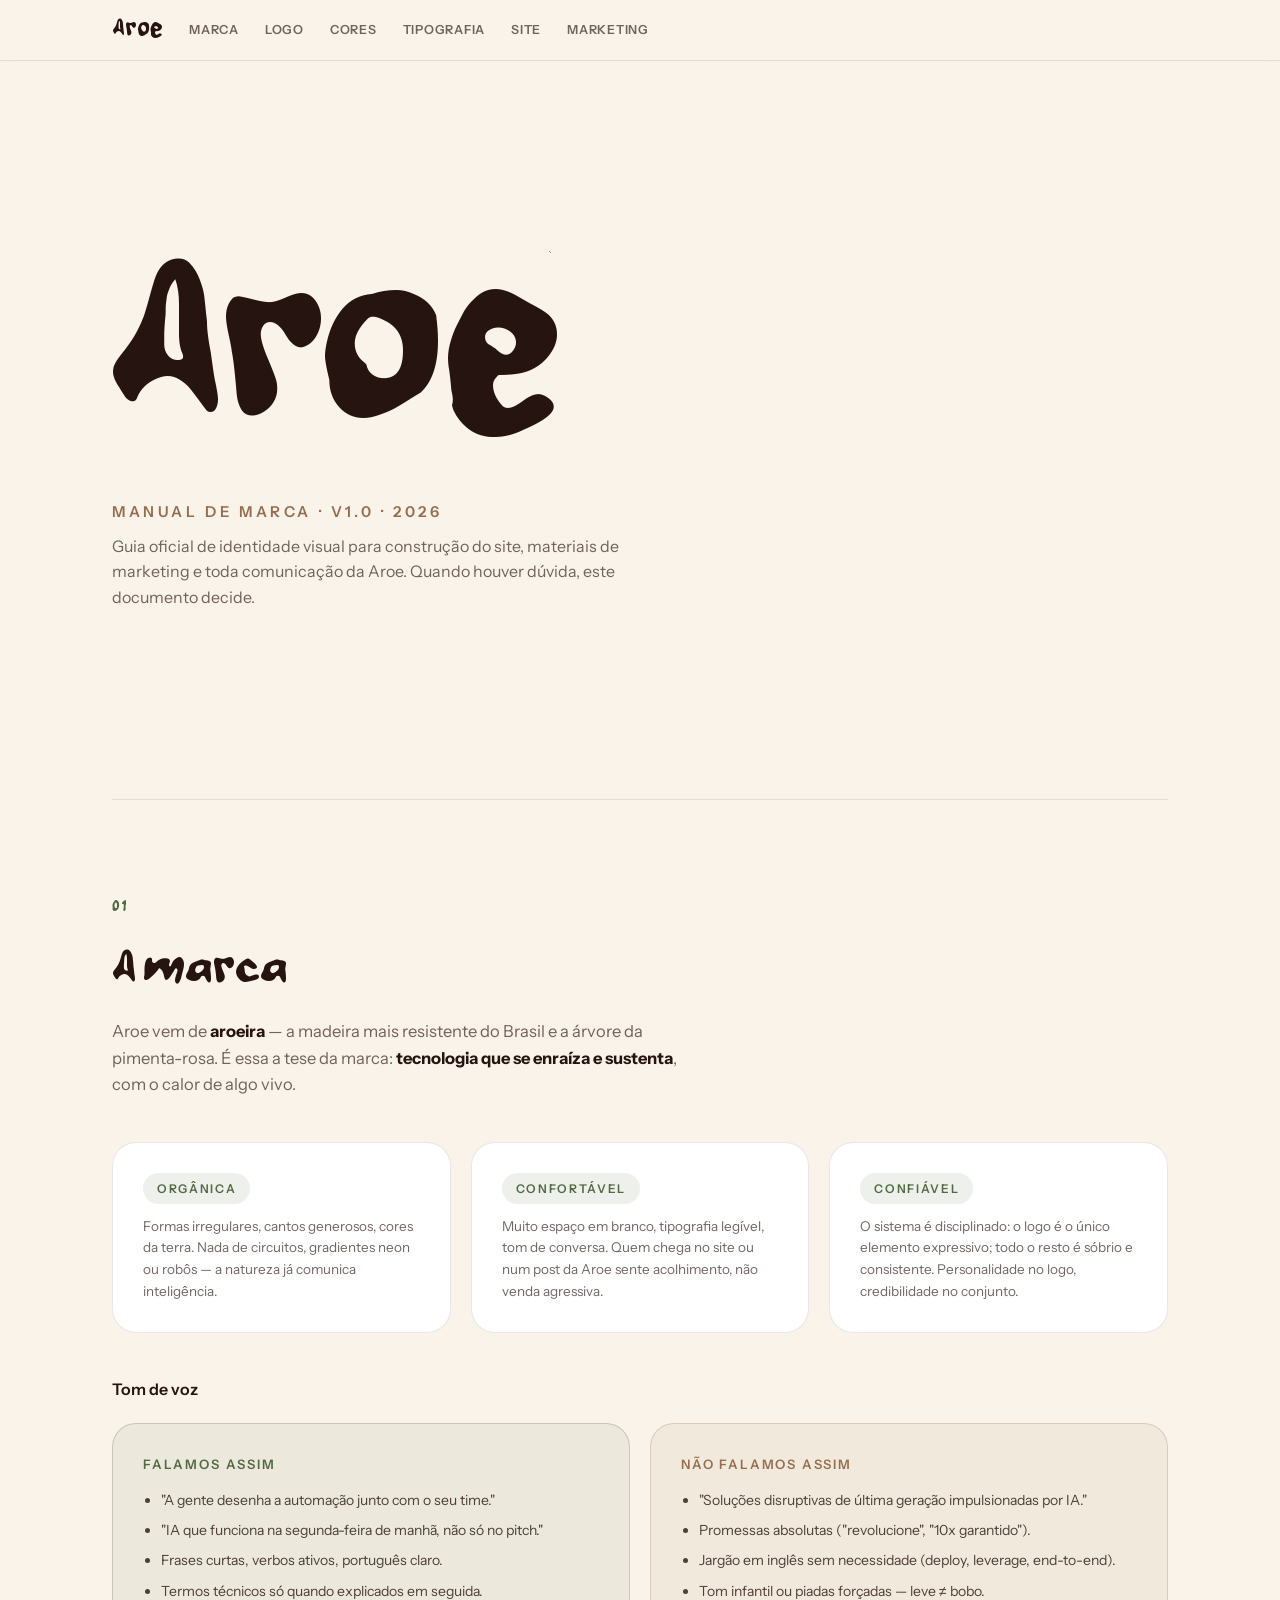
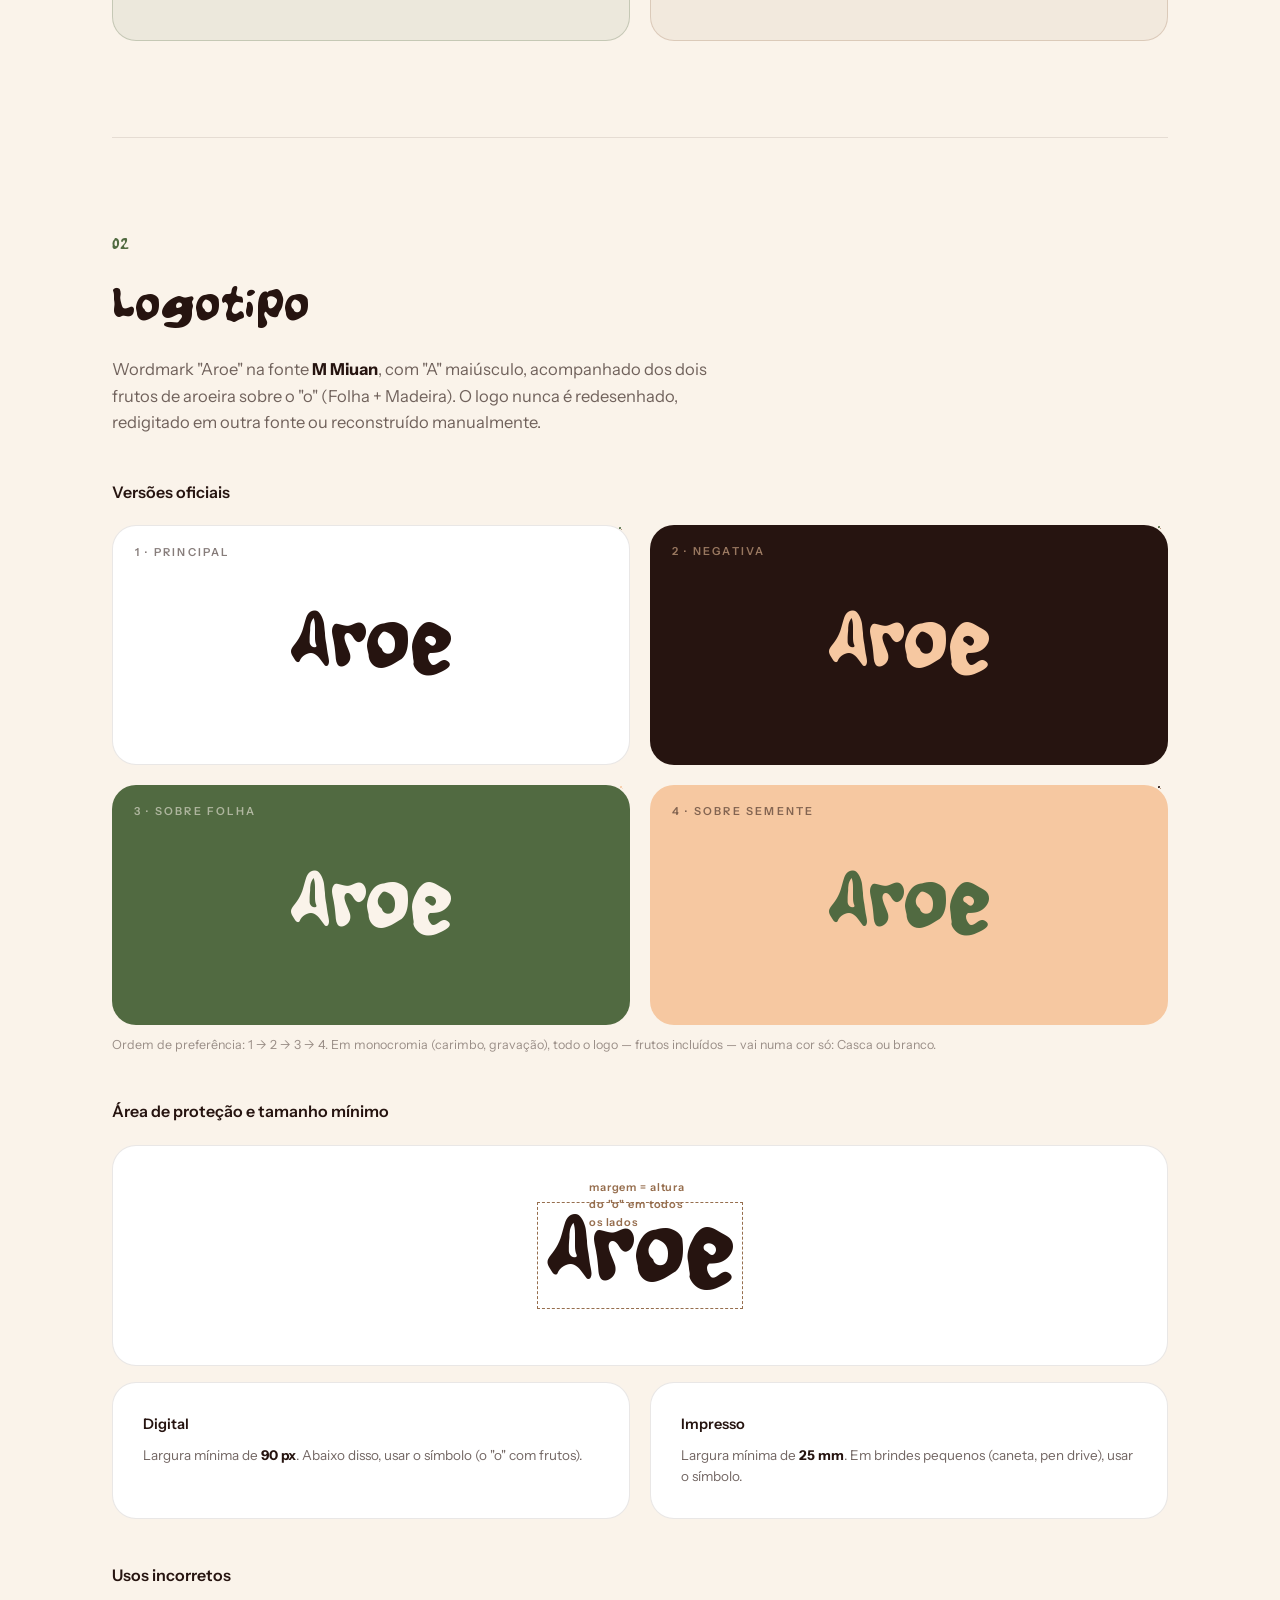
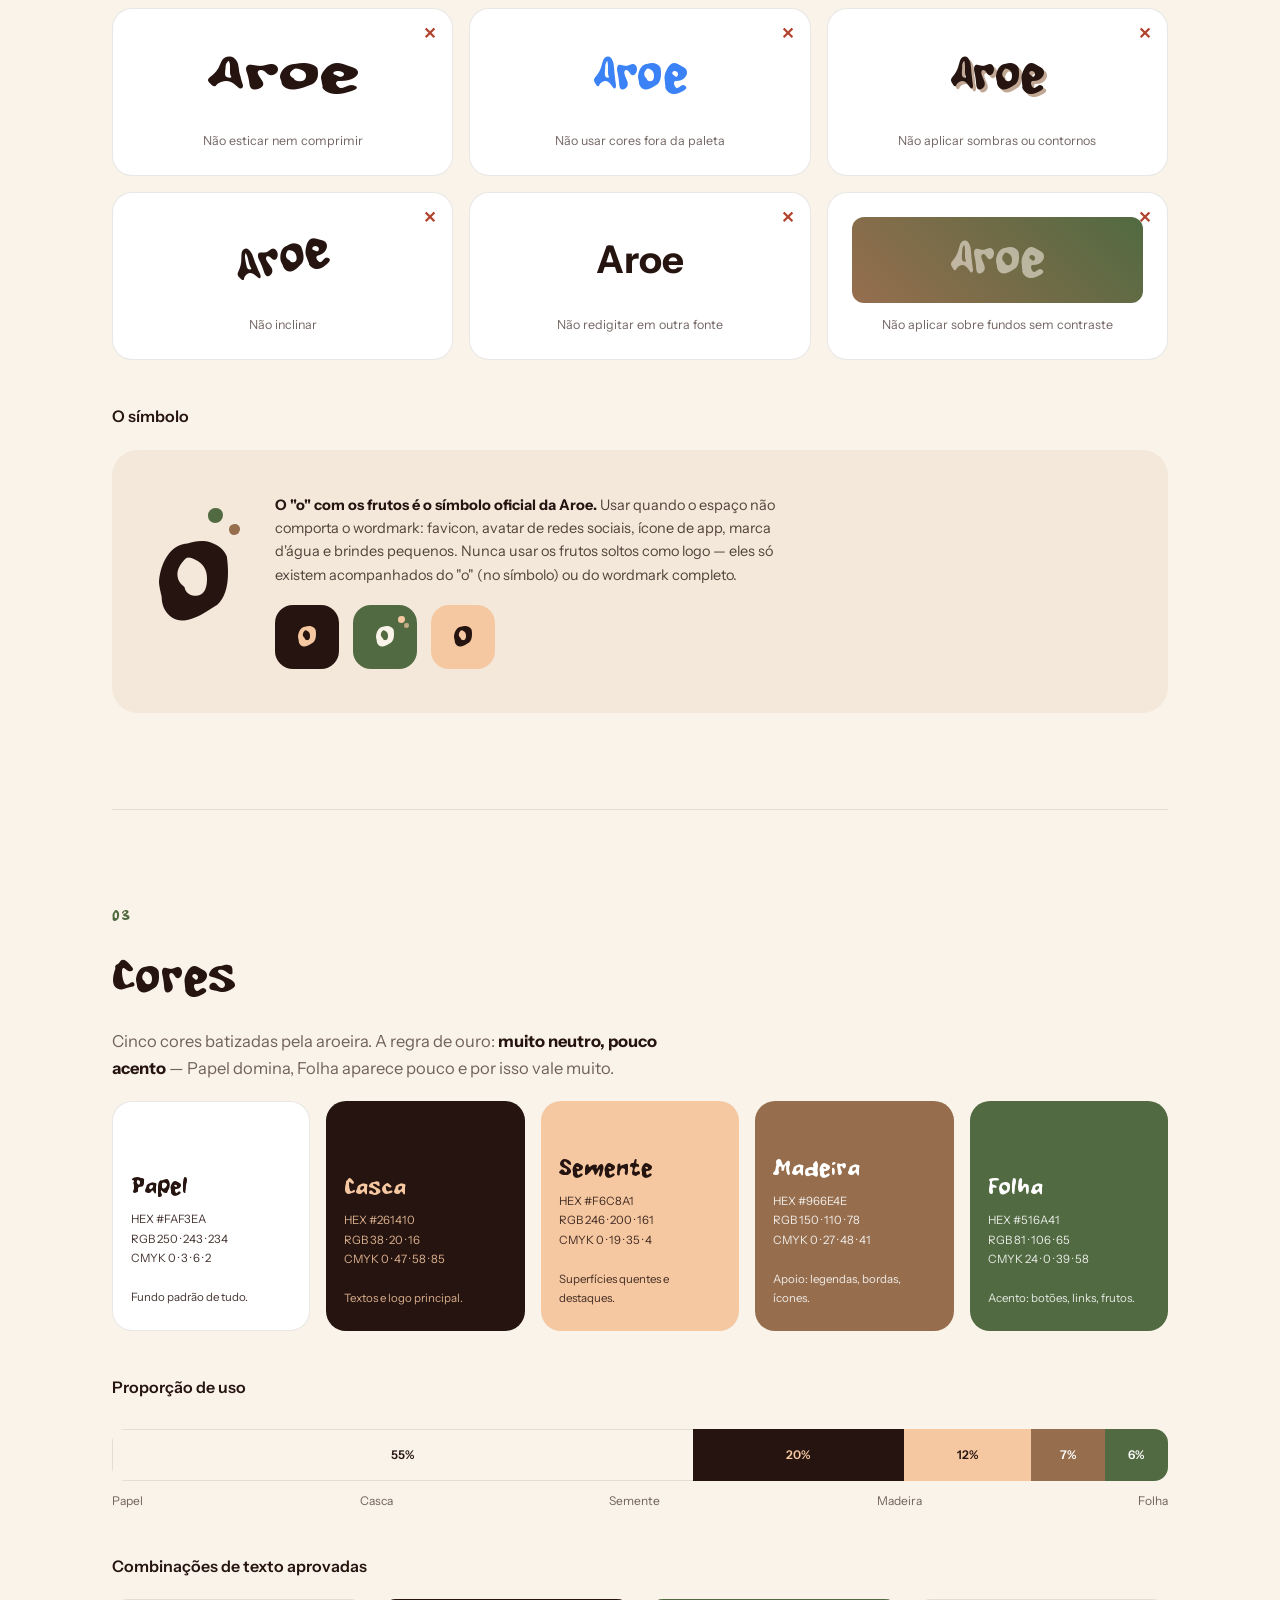
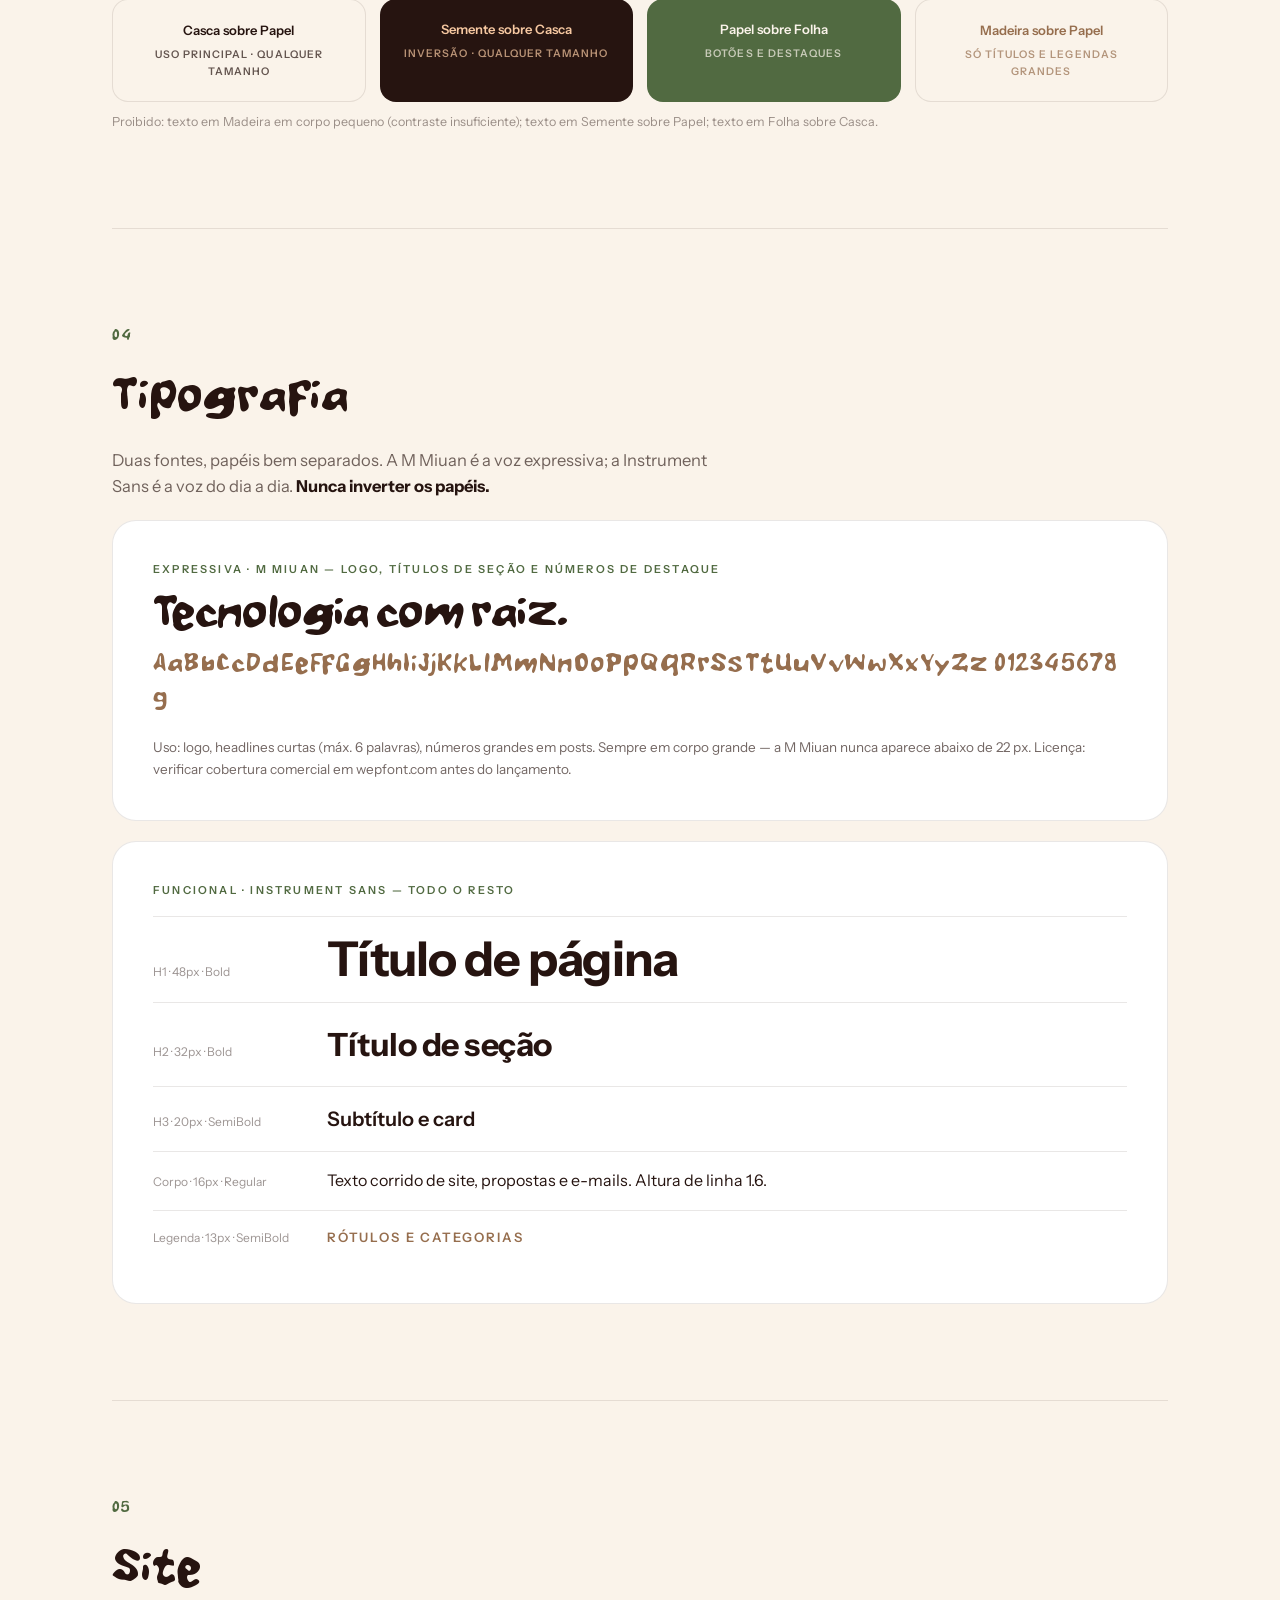
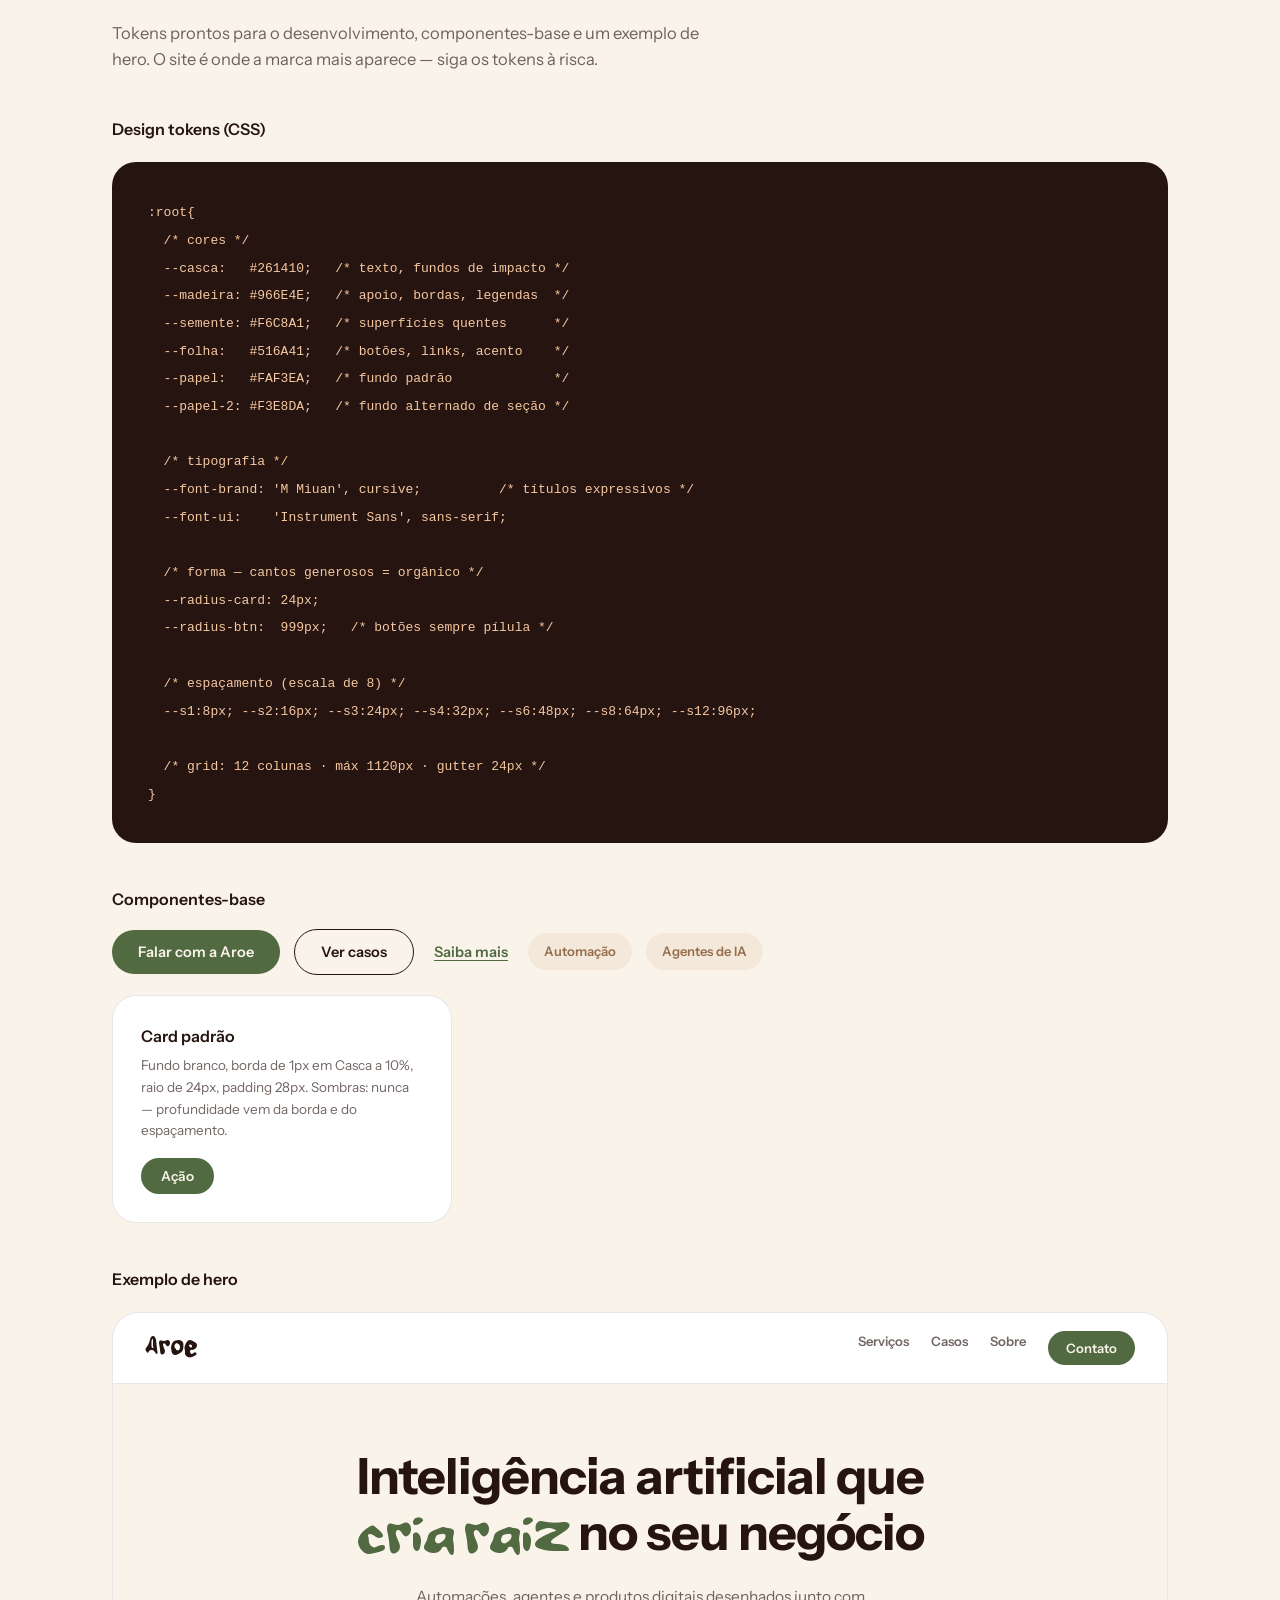
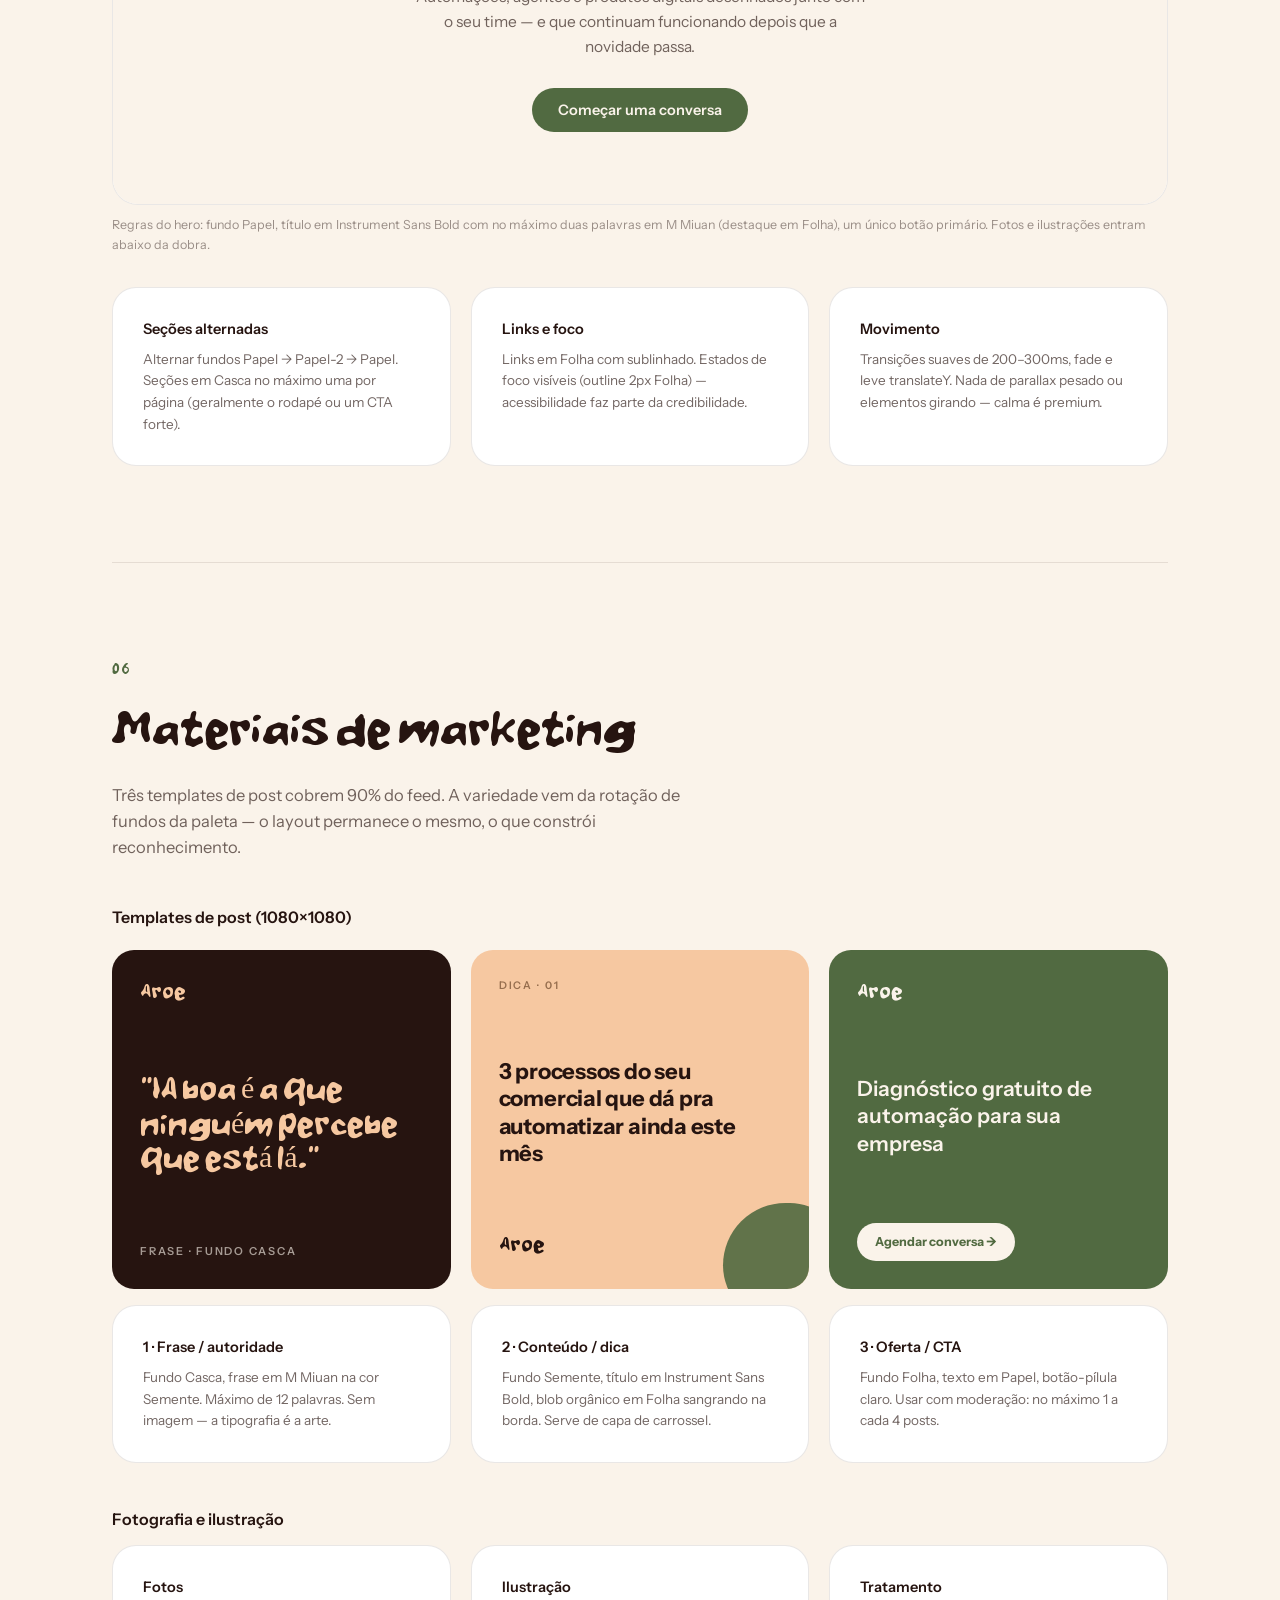
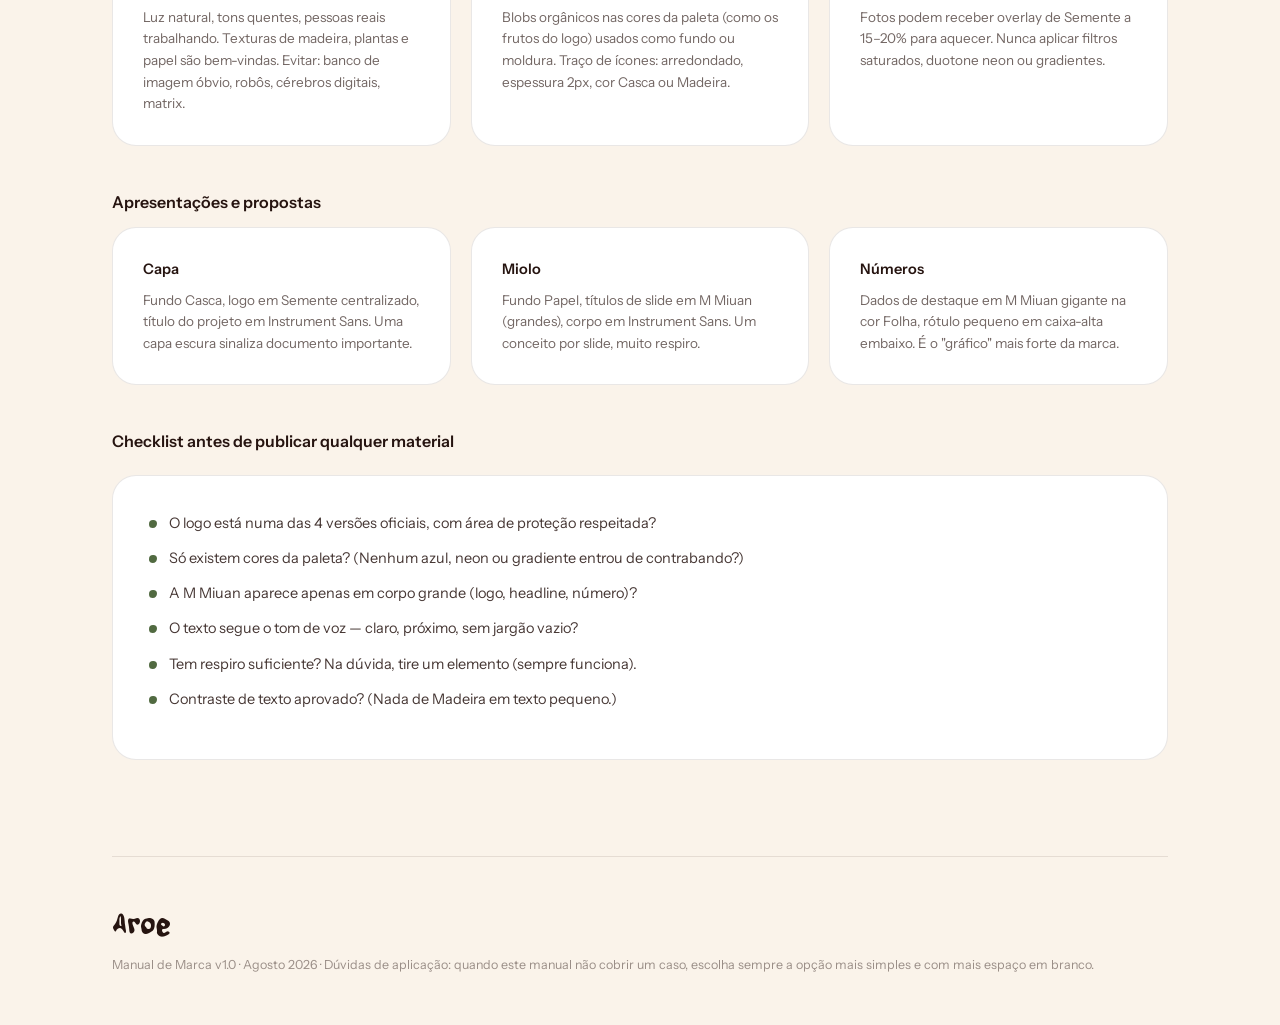
<file: aroe-manual-de-marca.html>
<!DOCTYPE html>
<html lang="pt-BR">
<head>
<meta charset="UTF-8">
<meta name="viewport" content="width=device-width, initial-scale=1.0">
<title>Aroe — Manual de Marca v1.0</title>
<link rel="preconnect" href="https://fonts.googleapis.com">
<link rel="preconnect" href="https://fonts.gstatic.com" crossorigin>
<link href="https://fonts.googleapis.com/css2?family=Instrument+Sans:ital,wght@0,400..700;1,400&display=swap" rel="stylesheet">
<style>
@font-face{
  font-family:'M Miuan';
  src:url([data-uri]) format('truetype');
  font-weight:400;font-style:normal;font-display:swap;
}
:root{
  --casca:#261410;
  --madeira:#966E4E;
  --semente:#F6C8A1;
  --folha:#516A41;
  --papel:#FAF3EA;
  --papel-2:#F3E8DA;
  --ink-60:rgba(38,20,16,.65);
  --ink-40:rgba(38,20,16,.45);
  --line:rgba(38,20,16,.1);
}
*{margin:0;padding:0;box-sizing:border-box}
html{scroll-behavior:smooth}
@media (prefers-reduced-motion:reduce){html{scroll-behavior:auto}}
body{background:var(--papel);color:var(--casca);font-family:'Instrument Sans',sans-serif;line-height:1.6;-webkit-font-smoothing:antialiased}
.wrap{max-width:1120px;margin:0 auto;padding:0 32px}
.miuan{font-family:'M Miuan',cursive;font-weight:400;line-height:1;letter-spacing:-.015em}

/* nav */
nav{position:sticky;top:0;background:rgba(250,243,234,.92);backdrop-filter:blur(8px);border-bottom:1px solid var(--line);z-index:50}
nav .wrap{display:flex;align-items:center;gap:26px;height:60px;overflow-x:auto}
nav .brand{font-family:'M Miuan',cursive;font-size:22px;flex-shrink:0}
nav a{font-size:12.5px;font-weight:600;letter-spacing:.06em;text-transform:uppercase;color:var(--ink-60);text-decoration:none;white-space:nowrap}
nav a:hover,nav a:focus-visible{color:var(--folha)}

/* capa */
.cover{min-height:82vh;display:flex;flex-direction:column;justify-content:center;padding:80px 0}
.cover .logo-fruit{position:relative;display:inline-block;width:max-content}
.cover .miuan{font-size:clamp(96px,17vw,210px)}
.cover h1{font-size:15px;letter-spacing:.24em;text-transform:uppercase;color:var(--madeira);font-weight:600;margin-top:40px}
.cover p{color:var(--ink-60);margin-top:10px;max-width:520px}

.fruit-1,.fruit-2{position:absolute;border-radius:50% 46% 54% 48%}
.logo-fruit .fruit-1{width:.11em;height:.11em;background:var(--folha);top:.06em;right:.50em;font-size:inherit}
.logo-fruit .fruit-2{width:.075em;height:.075em;background:var(--madeira);top:.16em;right:.44em;border-radius:46% 54% 48% 52%}

/* seções */
section{padding:96px 0;border-top:1px solid var(--line)}
.sec-num{font-family:'M Miuan',cursive;font-size:15px;color:var(--folha);margin-bottom:14px;letter-spacing:.08em}
h2{font-family:'M Miuan',cursive;font-weight:400;font-size:clamp(30px,4.2vw,44px);margin-bottom:14px}
h3{font-size:16px;font-weight:600;margin:44px 0 12px}
.lead{max-width:600px;color:var(--ink-60);font-size:16.5px}
p b{color:var(--casca)}

.grid2{display:grid;grid-template-columns:1fr 1fr;gap:20px}
.grid3{display:grid;grid-template-columns:repeat(3,1fr);gap:20px}
.card{background:#fff;border:1px solid var(--line);border-radius:24px;padding:30px}
.card h4{font-size:14.5px;font-weight:600;margin-bottom:8px}
.card p{font-size:13.5px;color:var(--ink-60)}

/* 01 marca */
.pillars{margin-top:44px}
.pillar-tag{display:inline-block;font-size:12px;font-weight:600;letter-spacing:.14em;text-transform:uppercase;color:var(--folha);background:rgba(81,106,65,.1);border-radius:99px;padding:6px 14px;margin-bottom:12px}
.voice-table{margin-top:20px;display:grid;grid-template-columns:1fr 1fr;gap:20px}
.voice-col{border-radius:24px;padding:30px}
.voice-yes{background:rgba(81,106,65,.08);border:1px solid rgba(81,106,65,.25)}
.voice-no{background:rgba(150,110,78,.08);border:1px solid rgba(150,110,78,.25)}
.voice-col h4{font-size:13px;letter-spacing:.14em;text-transform:uppercase;font-weight:600;margin-bottom:14px}
.voice-yes h4{color:var(--folha)}
.voice-no h4{color:var(--madeira)}
.voice-col li{font-size:14px;color:rgba(38,20,16,.8);margin-left:18px;margin-bottom:8px}

/* 02 logo */
.logo-grid{display:grid;grid-template-columns:repeat(2,1fr);gap:20px;margin-top:20px}
.logo-card{border-radius:24px;min-height:240px;display:flex;align-items:center;justify-content:center;position:relative}
.logo-card .label{position:absolute;top:18px;left:22px;font-size:11px;letter-spacing:.2em;text-transform:uppercase;font-weight:600;opacity:.55}
.logo-card .miuan{font-size:clamp(48px,7vw,76px)}
.lc-a{background:#fff;border:1px solid var(--line)}
.lc-b{background:var(--casca)}.lc-b .miuan{color:var(--semente)}.lc-b .label{color:var(--semente)}
.lc-c{background:var(--folha)}.lc-c .miuan{color:var(--papel)}.lc-c .label{color:var(--papel)}
.lc-d{background:var(--semente)}.lc-d .miuan{color:var(--folha)}

.clearspace{margin-top:20px;background:#fff;border:1px solid var(--line);border-radius:24px;padding:56px;display:flex;justify-content:center}
.cs-box{border:1.5px dashed var(--madeira);padding:.55em;position:relative}
.cs-box .miuan{font-size:88px;display:block}
.cs-note{position:absolute;font-size:11px;color:var(--madeira);font-weight:600;letter-spacing:.08em}
.cs-o{top:-24px;left:50%;transform:translateX(-50%)}

.dont-grid{display:grid;grid-template-columns:repeat(3,1fr);gap:16px;margin-top:20px}
.dont{background:#fff;border:1px solid var(--line);border-radius:20px;padding:24px;text-align:center;position:relative}
.dont .stage-x{height:86px;display:flex;align-items:center;justify-content:center;margin-bottom:12px}
.dont .miuan{font-size:44px}
.dont p{font-size:12.5px;color:var(--ink-60)}
.dont::before{content:'✕';position:absolute;top:12px;right:16px;color:#B0432F;font-weight:700}

/* símbolo */
.symbol-row{display:grid;grid-template-columns:auto 1fr;gap:44px;align-items:center;background:var(--papel-2);border-radius:26px;padding:44px;margin-top:20px}
.sym-o{position:relative;display:inline-block}
.sym-o .miuan{font-size:130px}
.sym-o .fruit-1{width:15px;height:15px;background:var(--folha);top:-8px;right:8px}
.sym-o .fruit-2{width:11px;height:11px;background:var(--madeira);top:8px;right:-9px}
.avatars{display:flex;gap:14px;margin-top:18px}
.av{width:64px;height:64px;border-radius:18px;display:flex;align-items:center;justify-content:center;position:relative}
.av .miuan{font-size:34px}
.av .fruit-1{width:7px;height:7px;top:11px;right:12px}
.av .fruit-2{width:5px;height:5px;top:18px;right:8px}
.av-dark{background:var(--casca)}.av-dark .miuan{color:var(--semente)}
.av-green{background:var(--folha)}.av-green .miuan{color:var(--papel)}.av-green .fruit-1{background:var(--semente)}.av-green .fruit-2{background:var(--semente);opacity:.7}
.av-peach{background:var(--semente)}.av-peach .miuan{color:var(--casca)}

/* 03 cores */
.palette{display:grid;grid-template-columns:repeat(5,1fr);gap:16px;margin-top:20px}
.swatch{border-radius:20px;padding:22px 18px;min-height:230px;display:flex;flex-direction:column;justify-content:flex-end}
.swatch h4{font-family:'M Miuan',cursive;font-weight:400;font-size:20px;margin-bottom:6px}
.swatch small{font-size:11.5px;line-height:1.7;opacity:.85;display:block}
.sw-casca{background:var(--casca);color:var(--semente)}
.sw-madeira{background:var(--madeira);color:#fff}
.sw-semente{background:var(--semente);color:var(--casca)}
.sw-folha{background:var(--folha);color:#fff}
.sw-papel{background:#fff;border:1px solid var(--line)}
.prop-bar{margin-top:28px;border-radius:14px;overflow:hidden;display:flex;height:52px}
.prop-bar div{display:flex;align-items:center;justify-content:center;font-size:12px;font-weight:600}
.prop-labels{display:flex;justify-content:space-between;margin-top:10px;font-size:12px;color:var(--ink-60)}
.combo-grid{display:grid;grid-template-columns:repeat(4,1fr);gap:14px;margin-top:20px}
.combo{border-radius:16px;padding:20px;font-size:13px;font-weight:600;text-align:center}
.combo span{display:block;font-size:10.5px;font-weight:600;letter-spacing:.1em;text-transform:uppercase;margin-top:6px;opacity:.7}

/* 04 tipografia */
.type-block{background:#fff;border:1px solid var(--line);border-radius:24px;padding:40px;margin-top:20px}
.type-block .role{font-size:11px;letter-spacing:.2em;text-transform:uppercase;color:var(--folha);font-weight:600;margin-bottom:16px}
.type-scale{margin-top:16px}
.ts-row{display:grid;grid-template-columns:150px 1fr;gap:24px;align-items:baseline;padding:16px 0;border-top:1px solid var(--line)}
.ts-row small{font-size:12px;color:var(--ink-40)}
.glyphs{font-family:'M Miuan',cursive;font-size:24px;letter-spacing:.05em;color:var(--madeira);margin-top:10px;word-break:break-all;line-height:1.6}

/* 05 site */
.tokens{background:var(--casca);border-radius:24px;padding:36px;margin-top:20px;overflow-x:auto}
.tokens code{font-family:ui-monospace,monospace;font-size:13px;color:var(--semente);line-height:1.9;white-space:pre}
.comp-row{display:flex;gap:14px;flex-wrap:wrap;align-items:center;margin-top:16px}
.btn{border:none;cursor:pointer;font-family:'Instrument Sans',sans-serif;font-weight:600;font-size:14.5px;padding:13px 26px;border-radius:99px}
.btn-primary{background:var(--folha);color:var(--papel)}
.btn-secondary{background:transparent;color:var(--casca);border:1.5px solid var(--casca)}
.btn-ghost{background:transparent;color:var(--folha);text-decoration:underline;text-underline-offset:3px;padding:13px 6px}
.chip{background:var(--papel-2);border-radius:99px;padding:8px 16px;font-size:13px;font-weight:600;color:var(--madeira)}
.demo-card{background:#fff;border:1px solid var(--line);border-radius:24px;padding:28px;max-width:340px}
.demo-card h5{font-size:16px;font-weight:600;margin-bottom:6px}
.demo-card p{font-size:13.5px;color:var(--ink-60);margin-bottom:16px}

.hero-mock{margin-top:20px;background:#fff;border:1px solid var(--line);border-radius:26px;overflow:hidden}
.hm-bar{display:flex;align-items:center;justify-content:space-between;padding:18px 32px;border-bottom:1px solid var(--line)}
.hm-bar .miuan{font-size:24px}
.hm-links{display:flex;gap:22px;font-size:13px;font-weight:600;color:var(--ink-60)}
.hm-body{padding:64px 32px 72px;text-align:center;background:var(--papel)}
.hm-body h1{font-size:clamp(30px,4.6vw,50px);font-weight:700;letter-spacing:-.02em;line-height:1.12;max-width:620px;margin:0 auto 16px}
.hm-body h1 em{font-family:'M Miuan',cursive;font-weight:400;font-style:normal;color:var(--folha);font-size:1.05em}
.hm-body p{color:var(--ink-60);max-width:460px;margin:0 auto 28px;font-size:15.5px}
.mock-caption{font-size:12.5px;color:var(--ink-40);margin-top:10px}

/* 06 marketing */
.social-grid{display:grid;grid-template-columns:repeat(3,1fr);gap:20px;margin-top:20px}
.post{aspect-ratio:1;border-radius:22px;padding:28px;display:flex;flex-direction:column;justify-content:space-between;overflow:hidden;position:relative}
.post .p-logo{font-family:'M Miuan',cursive;font-size:19px}
.post-1{background:var(--casca);color:var(--papel)}
.post-1 .big{font-family:'M Miuan',cursive;font-size:clamp(22px,2.6vw,30px);line-height:1.15;color:var(--semente)}
.post-1 .p-logo{color:var(--semente)}
.post-2{background:var(--semente);color:var(--casca)}
.post-2 .tag{font-size:10.5px;letter-spacing:.18em;text-transform:uppercase;font-weight:600;color:var(--madeira)}
.post-2 .big{font-size:clamp(17px,2vw,22px);font-weight:700;line-height:1.25;letter-spacing:-.01em}
.post-2 .blob{position:absolute;right:-34px;bottom:-34px;width:120px;height:120px;background:var(--folha);border-radius:54% 46% 50% 50%;opacity:.9}
.post-3{background:var(--folha);color:var(--papel)}
.post-3 .big{font-size:clamp(16px,1.9vw,21px);font-weight:600;line-height:1.3}
.post-3 .cta{background:var(--papel);color:var(--folha);border-radius:99px;padding:9px 18px;font-size:12.5px;font-weight:700;width:max-content}
.photo-style{margin-top:20px}
.checklist{margin-top:20px;background:#fff;border:1px solid var(--line);border-radius:24px;padding:36px}
.checklist li{list-style:none;display:flex;gap:12px;align-items:baseline;font-size:14.5px;margin-bottom:12px;color:rgba(38,20,16,.85)}
.checklist li::before{content:'';width:8px;height:8px;flex-shrink:0;border-radius:50% 46% 52% 48%;background:var(--folha)}

footer{padding:56px 0 72px;border-top:1px solid var(--line);display:flex;justify-content:space-between;align-items:center;flex-wrap:wrap;gap:16px}
footer .miuan{font-size:26px}
footer p{font-size:12.5px;color:var(--ink-40)}

@media(max-width:860px){
  .grid2,.grid3,.logo-grid,.voice-table,.dont-grid,.social-grid{grid-template-columns:1fr}
  .palette{grid-template-columns:repeat(2,1fr)}
  .combo-grid{grid-template-columns:repeat(2,1fr)}
  .symbol-row{grid-template-columns:1fr}
  .ts-row{grid-template-columns:1fr;gap:6px}
}
</style>
</head>
<body>

<nav>
  <div class="wrap">
    <span class="brand">Aroe</span>
    <a href="#marca">Marca</a>
    <a href="#logo">Logo</a>
    <a href="#cores">Cores</a>
    <a href="#tipografia">Tipografia</a>
    <a href="#site">Site</a>
    <a href="#marketing">Marketing</a>
  </div>
</nav>

<div class="wrap">

<!-- CAPA -->
<div class="cover">
  <div class="logo-fruit"><span class="miuan">Aroe</span><span class="fruit-1"></span><span class="fruit-2"></span></div>
  <h1>Manual de Marca · v1.0 · 2026</h1>
  <p>Guia oficial de identidade visual para construção do site, materiais de marketing e toda comunicação da Aroe. Quando houver dúvida, este documento decide.</p>
</div>

<!-- 01 MARCA -->
<section id="marca">
  <p class="sec-num">01</p>
  <h2>A marca</h2>
  <p class="lead">Aroe vem de <b>aroeira</b> — a madeira mais resistente do Brasil e a árvore da pimenta-rosa. É essa a tese da marca: <b>tecnologia que se enraíza e sustenta</b>, com o calor de algo vivo.</p>

  <div class="pillars grid3" style="margin-top:44px">
    <div class="card"><span class="pillar-tag">Orgânica</span><p>Formas irregulares, cantos generosos, cores da terra. Nada de circuitos, gradientes neon ou robôs — a natureza já comunica inteligência.</p></div>
    <div class="card"><span class="pillar-tag">Confortável</span><p>Muito espaço em branco, tipografia legível, tom de conversa. Quem chega no site ou num post da Aroe sente acolhimento, não venda agressiva.</p></div>
    <div class="card"><span class="pillar-tag">Confiável</span><p>O sistema é disciplinado: o logo é o único elemento expressivo; todo o resto é sóbrio e consistente. Personalidade no logo, credibilidade no conjunto.</p></div>
  </div>

  <h3>Tom de voz</h3>
  <div class="voice-table">
    <div class="voice-col voice-yes">
      <h4>Falamos assim</h4>
      <ul>
        <li>"A gente desenha a automação junto com o seu time."</li>
        <li>"IA que funciona na segunda-feira de manhã, não só no pitch."</li>
        <li>Frases curtas, verbos ativos, português claro.</li>
        <li>Termos técnicos só quando explicados em seguida.</li>
      </ul>
    </div>
    <div class="voice-col voice-no">
      <h4>Não falamos assim</h4>
      <ul>
        <li>"Soluções disruptivas de última geração impulsionadas por IA."</li>
        <li>Promessas absolutas ("revolucione", "10x garantido").</li>
        <li>Jargão em inglês sem necessidade (deploy, leverage, end-to-end).</li>
        <li>Tom infantil ou piadas forçadas — leve ≠ bobo.</li>
      </ul>
    </div>
  </div>
</section>

<!-- 02 LOGO -->
<section id="logo">
  <p class="sec-num">02</p>
  <h2>Logotipo</h2>
  <p class="lead">Wordmark "Aroe" na fonte <b>M Miuan</b>, com "A" maiúsculo, acompanhado dos dois frutos de aroeira sobre o "o" (Folha + Madeira). O logo nunca é redesenhado, redigitado em outra fonte ou reconstruído manualmente.</p>

  <h3>Versões oficiais</h3>
  <div class="logo-grid">
    <div class="logo-card lc-a"><span class="label">1 · Principal</span><div class="logo-fruit"><span class="miuan">Aroe</span><span class="fruit-1"></span><span class="fruit-2"></span></div></div>
    <div class="logo-card lc-b"><span class="label">2 · Negativa</span><div class="logo-fruit"><span class="miuan">Aroe</span><span class="fruit-1"></span><span class="fruit-2"></span></div></div>
    <div class="logo-card lc-c"><span class="label">3 · Sobre Folha</span><div class="logo-fruit"><span class="miuan">Aroe</span><span class="fruit-1" style="background:var(--semente)"></span><span class="fruit-2" style="background:var(--semente);opacity:.7"></span></div></div>
    <div class="logo-card lc-d"><span class="label">4 · Sobre Semente</span><div class="logo-fruit"><span class="miuan" style="color:var(--folha)">Aroe</span><span class="fruit-1" style="background:var(--casca)"></span><span class="fruit-2"></span></div></div>
  </div>
  <p class="mock-caption">Ordem de preferência: 1 → 2 → 3 → 4. Em monocromia (carimbo, gravação), todo o logo — frutos incluídos — vai numa cor só: Casca ou branco.</p>

  <h3>Área de proteção e tamanho mínimo</h3>
  <div class="clearspace">
    <div class="cs-box">
      <span class="cs-note cs-o">margem = altura do "o" em todos os lados</span>
      <span class="miuan">Aroe</span>
    </div>
  </div>
  <div class="grid2" style="margin-top:16px">
    <div class="card"><h4>Digital</h4><p>Largura mínima de <b>90&nbsp;px</b>. Abaixo disso, usar o símbolo (o "o" com frutos).</p></div>
    <div class="card"><h4>Impresso</h4><p>Largura mínima de <b>25&nbsp;mm</b>. Em brindes pequenos (caneta, pen drive), usar o símbolo.</p></div>
  </div>

  <h3>Usos incorretos</h3>
  <div class="dont-grid">
    <div class="dont"><div class="stage-x"><span class="miuan" style="transform:scaleX(1.6)">Aroe</span></div><p>Não esticar nem comprimir</p></div>
    <div class="dont"><div class="stage-x"><span class="miuan" style="color:#3B82F6">Aroe</span></div><p>Não usar cores fora da paleta</p></div>
    <div class="dont"><div class="stage-x"><span class="miuan" style="text-shadow:3px 3px 0 rgba(150,110,78,.6)">Aroe</span></div><p>Não aplicar sombras ou contornos</p></div>
    <div class="dont"><div class="stage-x"><span class="miuan" style="transform:rotate(-14deg)">Aroe</span></div><p>Não inclinar</p></div>
    <div class="dont"><div class="stage-x"><span style="font-family:'Instrument Sans';font-weight:700;font-size:38px">Aroe</span></div><p>Não redigitar em outra fonte</p></div>
    <div class="dont"><div class="stage-x" style="background:linear-gradient(45deg,var(--madeira),var(--folha));border-radius:12px"><span class="miuan" style="color:var(--papel);opacity:.55">Aroe</span></div><p>Não aplicar sobre fundos sem contraste</p></div>
  </div>

  <h3>O símbolo</h3>
  <div class="symbol-row">
    <div class="sym-o"><span class="miuan">o</span><span class="fruit-1"></span><span class="fruit-2"></span></div>
    <div>
      <p style="font-size:14.5px;color:rgba(38,20,16,.78);max-width:520px"><b>O "o" com os frutos é o símbolo oficial da Aroe.</b> Usar quando o espaço não comporta o wordmark: favicon, avatar de redes sociais, ícone de app, marca d'água e brindes pequenos. Nunca usar os frutos soltos como logo — eles só existem acompanhados do "o" (no símbolo) ou do wordmark completo.</p>
      <div class="avatars">
        <div class="av av-dark"><span class="miuan">o</span><span class="fruit-1"></span><span class="fruit-2"></span></div>
        <div class="av av-green"><span class="miuan">o</span><span class="fruit-1"></span><span class="fruit-2"></span></div>
        <div class="av av-peach"><span class="miuan">o</span><span class="fruit-1"></span><span class="fruit-2"></span></div>
      </div>
    </div>
  </div>
</section>

<!-- 03 CORES -->
<section id="cores">
  <p class="sec-num">03</p>
  <h2>Cores</h2>
  <p class="lead">Cinco cores batizadas pela aroeira. A regra de ouro: <b>muito neutro, pouco acento</b> — Papel domina, Folha aparece pouco e por isso vale muito.</p>

  <div class="palette">
    <div class="swatch sw-papel"><h4>Papel</h4><small>HEX #FAF3EA<br>RGB 250 · 243 · 234<br>CMYK 0 · 3 · 6 · 2<br><br>Fundo padrão de tudo.</small></div>
    <div class="swatch sw-casca"><h4>Casca</h4><small>HEX #261410<br>RGB 38 · 20 · 16<br>CMYK 0 · 47 · 58 · 85<br><br>Textos e logo principal.</small></div>
    <div class="swatch sw-semente"><h4>Semente</h4><small>HEX #F6C8A1<br>RGB 246 · 200 · 161<br>CMYK 0 · 19 · 35 · 4<br><br>Superfícies quentes e destaques.</small></div>
    <div class="swatch sw-madeira"><h4>Madeira</h4><small>HEX #966E4E<br>RGB 150 · 110 · 78<br>CMYK 0 · 27 · 48 · 41<br><br>Apoio: legendas, bordas, ícones.</small></div>
    <div class="swatch sw-folha"><h4>Folha</h4><small>HEX #516A41<br>RGB 81 · 106 · 65<br>CMYK 24 · 0 · 39 · 58<br><br>Acento: botões, links, frutos.</small></div>
  </div>

  <h3>Proporção de uso</h3>
  <div class="prop-bar" role="img" aria-label="Papel 55%, Casca 20%, Semente 12%, Madeira 7%, Folha 6%">
    <div style="width:55%;background:#FAF3EA;color:var(--casca);border:1px solid var(--line);border-right:none">55%</div>
    <div style="width:20%;background:#261410;color:#F6C8A1">20%</div>
    <div style="width:12%;background:#F6C8A1;color:#261410">12%</div>
    <div style="width:7%;background:#966E4E;color:#fff">7%</div>
    <div style="width:6%;background:#516A41;color:#fff">6%</div>
  </div>
  <div class="prop-labels"><span>Papel</span><span>Casca</span><span>Semente</span><span>Madeira</span><span>Folha</span></div>

  <h3>Combinações de texto aprovadas</h3>
  <div class="combo-grid">
    <div class="combo" style="background:#FAF3EA;border:1px solid var(--line);color:#261410">Casca sobre Papel<span>Uso principal · qualquer tamanho</span></div>
    <div class="combo" style="background:#261410;color:#F6C8A1">Semente sobre Casca<span>Inversão · qualquer tamanho</span></div>
    <div class="combo" style="background:#516A41;color:#FAF3EA">Papel sobre Folha<span>Botões e destaques</span></div>
    <div class="combo" style="background:#FAF3EA;border:1px solid var(--line);color:#966E4E">Madeira sobre Papel<span>Só títulos e legendas grandes</span></div>
  </div>
  <p class="mock-caption">Proibido: texto em Madeira em corpo pequeno (contraste insuficiente); texto em Semente sobre Papel; texto em Folha sobre Casca.</p>
</section>

<!-- 04 TIPOGRAFIA -->
<section id="tipografia">
  <p class="sec-num">04</p>
  <h2>Tipografia</h2>
  <p class="lead">Duas fontes, papéis bem separados. A M Miuan é a voz expressiva; a Instrument Sans é a voz do dia a dia. <b>Nunca inverter os papéis.</b></p>

  <div class="type-block">
    <p class="role">Expressiva · M Miuan — logo, títulos de seção e números de destaque</p>
    <p class="miuan" style="font-size:clamp(28px,4vw,42px)">Tecnologia com raiz.</p>
    <p class="glyphs">AaBbCcDdEeFfGgHhIiJjKkLlMmNnOoPpQqRrSsTtUuVvWwXxYyZz 0123456789</p>
    <p style="font-size:13.5px;color:var(--ink-60);margin-top:14px">Uso: logo, headlines curtas (máx. 6 palavras), números grandes em posts. Sempre em corpo grande — a M Miuan nunca aparece abaixo de 22&nbsp;px. Licença: verificar cobertura comercial em wepfont.com antes do lançamento.</p>
  </div>

  <div class="type-block">
    <p class="role">Funcional · Instrument Sans — todo o resto</p>
    <div class="type-scale">
      <div class="ts-row"><small>H1 · 48px · Bold</small><span style="font-size:48px;font-weight:700;letter-spacing:-.02em;line-height:1.1">Título de página</span></div>
      <div class="ts-row"><small>H2 · 32px · Bold</small><span style="font-size:32px;font-weight:700;letter-spacing:-.015em">Título de seção</span></div>
      <div class="ts-row"><small>H3 · 20px · SemiBold</small><span style="font-size:20px;font-weight:600">Subtítulo e card</span></div>
      <div class="ts-row"><small>Corpo · 16px · Regular</small><span style="font-size:16px">Texto corrido de site, propostas e e-mails. Altura de linha 1.6.</span></div>
      <div class="ts-row"><small>Legenda · 13px · SemiBold</small><span style="font-size:13px;font-weight:600;letter-spacing:.14em;text-transform:uppercase;color:var(--madeira)">Rótulos e categorias</span></div>
    </div>
  </div>
</section>

<!-- 05 SITE -->
<section id="site">
  <p class="sec-num">05</p>
  <h2>Site</h2>
  <p class="lead">Tokens prontos para o desenvolvimento, componentes-base e um exemplo de hero. O site é onde a marca mais aparece — siga os tokens à risca.</p>

  <h3>Design tokens (CSS)</h3>
  <div class="tokens"><code>:root{
  /* cores */
  --casca:   #261410;   /* texto, fundos de impacto */
  --madeira: #966E4E;   /* apoio, bordas, legendas  */
  --semente: #F6C8A1;   /* superfícies quentes      */
  --folha:   #516A41;   /* botões, links, acento    */
  --papel:   #FAF3EA;   /* fundo padrão             */
  --papel-2: #F3E8DA;   /* fundo alternado de seção */

  /* tipografia */
  --font-brand: 'M Miuan', cursive;          /* títulos expressivos */
  --font-ui:    'Instrument Sans', sans-serif;

  /* forma — cantos generosos = orgânico */
  --radius-card: 24px;
  --radius-btn:  999px;   /* botões sempre pílula */

  /* espaçamento (escala de 8) */
  --s1:8px; --s2:16px; --s3:24px; --s4:32px; --s6:48px; --s8:64px; --s12:96px;

  /* grid: 12 colunas · máx 1120px · gutter 24px */
}</code></div>

  <h3>Componentes-base</h3>
  <div class="comp-row">
    <button class="btn btn-primary">Falar com a Aroe</button>
    <button class="btn btn-secondary">Ver casos</button>
    <button class="btn btn-ghost">Saiba mais</button>
    <span class="chip">Automação</span>
    <span class="chip">Agentes de IA</span>
  </div>
  <div class="comp-row" style="margin-top:20px">
    <div class="demo-card">
      <h5>Card padrão</h5>
      <p>Fundo branco, borda de 1px em Casca a 10%, raio de 24px, padding 28px. Sombras: nunca — profundidade vem da borda e do espaçamento.</p>
      <button class="btn btn-primary" style="padding:10px 20px;font-size:13.5px">Ação</button>
    </div>
  </div>

  <h3>Exemplo de hero</h3>
  <div class="hero-mock">
    <div class="hm-bar">
      <span class="miuan">Aroe</span>
      <div class="hm-links"><span>Serviços</span><span>Casos</span><span>Sobre</span><button class="btn btn-primary" style="padding:9px 18px;font-size:13px">Contato</button></div>
    </div>
    <div class="hm-body">
      <h1>Inteligência artificial que <em>cria raiz</em> no seu negócio</h1>
      <p>Automações, agentes e produtos digitais desenhados junto com o seu time — e que continuam funcionando depois que a novidade passa.</p>
      <button class="btn btn-primary">Começar uma conversa</button>
    </div>
  </div>
  <p class="mock-caption">Regras do hero: fundo Papel, título em Instrument Sans Bold com no máximo duas palavras em M Miuan (destaque em Folha), um único botão primário. Fotos e ilustrações entram abaixo da dobra.</p>

  <div class="grid3" style="margin-top:32px">
    <div class="card"><h4>Seções alternadas</h4><p>Alternar fundos Papel → Papel-2 → Papel. Seções em Casca no máximo uma por página (geralmente o rodapé ou um CTA forte).</p></div>
    <div class="card"><h4>Links e foco</h4><p>Links em Folha com sublinhado. Estados de foco visíveis (outline 2px Folha) — acessibilidade faz parte da credibilidade.</p></div>
    <div class="card"><h4>Movimento</h4><p>Transições suaves de 200–300ms, fade e leve translateY. Nada de parallax pesado ou elementos girando — calma é premium.</p></div>
  </div>
</section>

<!-- 06 MARKETING -->
<section id="marketing">
  <p class="sec-num">06</p>
  <h2>Materiais de marketing</h2>
  <p class="lead">Três templates de post cobrem 90% do feed. A variedade vem da rotação de fundos da paleta — o layout permanece o mesmo, o que constrói reconhecimento.</p>

  <h3>Templates de post (1080×1080)</h3>
  <div class="social-grid">
    <div class="post post-1">
      <span class="p-logo">Aroe</span>
      <p class="big">"IA boa é a que ninguém percebe que está lá."</p>
      <span style="font-size:11px;letter-spacing:.16em;text-transform:uppercase;font-weight:600;opacity:.6">frase · fundo casca</span>
    </div>
    <div class="post post-2">
      <span class="tag">Dica · 01</span>
      <p class="big">3 processos do seu comercial que dá pra automatizar ainda este mês</p>
      <span class="p-logo">Aroe</span>
      <span class="blob" aria-hidden="true"></span>
    </div>
    <div class="post post-3">
      <span class="p-logo" style="color:var(--papel)">Aroe</span>
      <p class="big">Diagnóstico gratuito de automação para sua empresa</p>
      <span class="cta">Agendar conversa →</span>
    </div>
  </div>
  <div class="grid3" style="margin-top:16px">
    <div class="card"><h4>1 · Frase / autoridade</h4><p>Fundo Casca, frase em M Miuan na cor Semente. Máximo de 12 palavras. Sem imagem — a tipografia é a arte.</p></div>
    <div class="card"><h4>2 · Conteúdo / dica</h4><p>Fundo Semente, título em Instrument Sans Bold, blob orgânico em Folha sangrando na borda. Serve de capa de carrossel.</p></div>
    <div class="card"><h4>3 · Oferta / CTA</h4><p>Fundo Folha, texto em Papel, botão-pílula claro. Usar com moderação: no máximo 1 a cada 4 posts.</p></div>
  </div>

  <h3>Fotografia e ilustração</h3>
  <div class="grid3">
    <div class="card"><h4>Fotos</h4><p>Luz natural, tons quentes, pessoas reais trabalhando. Texturas de madeira, plantas e papel são bem-vindas. Evitar: banco de imagem óbvio, robôs, cérebros digitais, matrix.</p></div>
    <div class="card"><h4>Ilustração</h4><p>Blobs orgânicos nas cores da paleta (como os frutos do logo) usados como fundo ou moldura. Traço de ícones: arredondado, espessura 2px, cor Casca ou Madeira.</p></div>
    <div class="card"><h4>Tratamento</h4><p>Fotos podem receber overlay de Semente a 15–20% para aquecer. Nunca aplicar filtros saturados, duotone neon ou gradientes.</p></div>
  </div>

  <h3>Apresentações e propostas</h3>
  <div class="grid3">
    <div class="card"><h4>Capa</h4><p>Fundo Casca, logo em Semente centralizado, título do projeto em Instrument Sans. Uma capa escura sinaliza documento importante.</p></div>
    <div class="card"><h4>Miolo</h4><p>Fundo Papel, títulos de slide em M Miuan (grandes), corpo em Instrument Sans. Um conceito por slide, muito respiro.</p></div>
    <div class="card"><h4>Números</h4><p>Dados de destaque em M Miuan gigante na cor Folha, rótulo pequeno em caixa-alta embaixo. É o "gráfico" mais forte da marca.</p></div>
  </div>

  <h3>Checklist antes de publicar qualquer material</h3>
  <div class="checklist">
    <ul>
      <li>O logo está numa das 4 versões oficiais, com área de proteção respeitada?</li>
      <li>Só existem cores da paleta? (Nenhum azul, neon ou gradiente entrou de contrabando?)</li>
      <li>A M Miuan aparece apenas em corpo grande (logo, headline, número)?</li>
      <li>O texto segue o tom de voz — claro, próximo, sem jargão vazio?</li>
      <li>Tem respiro suficiente? Na dúvida, tire um elemento (sempre funciona).</li>
      <li>Contraste de texto aprovado? (Nada de Madeira em texto pequeno.)</li>
    </ul>
  </div>
</section>

<footer>
  <span class="miuan">Aroe</span>
  <p>Manual de Marca v1.0 · Agosto 2026 · Dúvidas de aplicação: quando este manual não cobrir um caso, escolha sempre a opção mais simples e com mais espaço em branco.</p>
</footer>

</div>
</body>
</html>
</file>
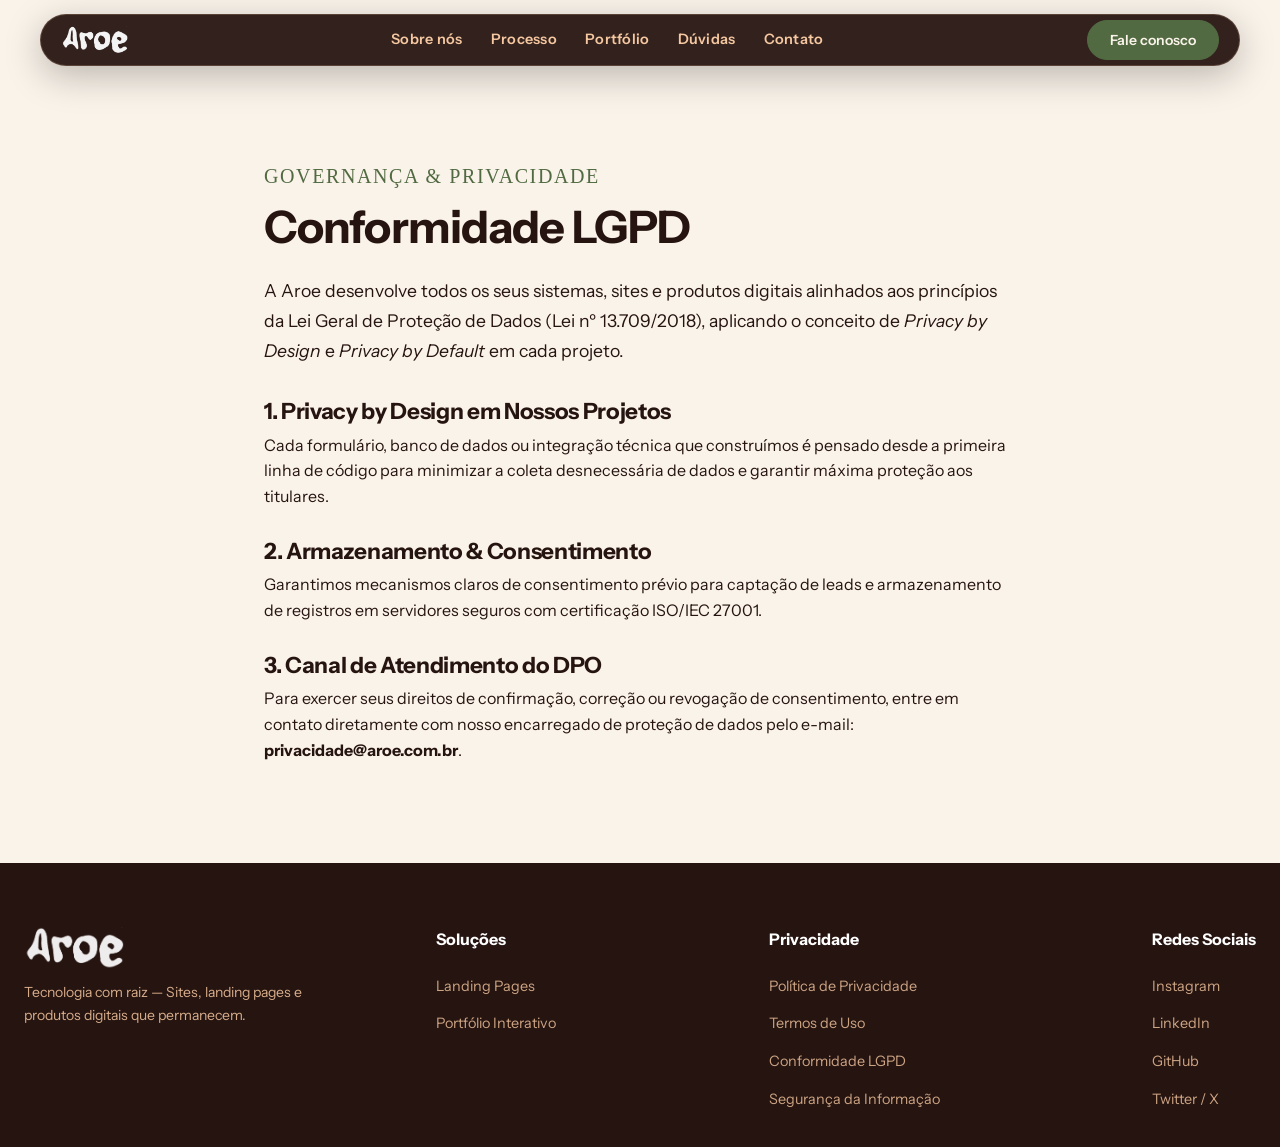
<file: conformidade-lgpd.html>
<!DOCTYPE html>
<html lang="pt-BR">
<head>
  <meta charset="utf-8">
  <meta name="viewport" content="width=device-width, initial-scale=1.0">
  <title>Conformidade LGPD — Aroe</title>
  <meta name="description" content="Conformidade LGPD da Aroe. Como garantimos a proteção de dados pessoais e privacidade de nossos clientes.">
  <link rel="preconnect" href="https://fonts.googleapis.com">
  <link rel="preconnect" href="https://fonts.gstatic.com" crossorigin>
  <link href="https://fonts.googleapis.com/css2?family=Instrument+Sans:ital,wght@0,400..700;1,400&display=swap" rel="stylesheet">
  <link rel="stylesheet" href="styles.css">
</head>
<body class="body-tag">

  <!-- HEADER -->
  <header class="header floating-header scrolled" id="main-header">
    <div class="header-container">
      <a href="index.html" class="brand-logo" aria-label="Aroe Homepage">
        <img src="image.png" alt="Aroe" class="header-logo-img">
      </a>
      <nav class="nav-menu">
        <div class="nav-item"><a class="nav-link" href="index.html#about">Sobre nós</a></div>
        <div class="nav-item"><a class="nav-link" href="index.html#workflow">Processo</a></div>
        <div class="nav-item"><a class="nav-link" href="index.html#portfolio">Portfólio</a></div>
        <div class="nav-item"><a class="nav-link" href="index.html#faq">Dúvidas</a></div>
        <div class="nav-item"><a class="nav-link" href="index.html#cta">Contato</a></div>
      </nav>
      <div class="header-actions">
        <a href="index.html#cta" class="btn btn-primary">Fale conosco</a>
      </div>
    </div>
  </header>

  <!-- CONTENT -->
  <main style="padding: 160px 0 100px 0; background: var(--papel); min-height: 80vh;">
    <div class="container" style="max-width: 800px;">
      <span class="sec-num" style="color: var(--folha);">GOVERNANÇA &amp; PRIVACIDADE</span>
      <h1 style="font-size: 2.8rem; font-weight: 700; color: var(--casca); margin-bottom: 24px;">Conformidade LGPD</h1>
      <p style="font-size: 1.1rem; color: var(--ink-80); line-height: 1.7; margin-bottom: 32px;">
        A Aroe desenvolve todos os seus sistemas, sites e produtos digitais alinhados aos princípios da Lei Geral de Proteção de Dados (Lei nº 13.709/2018), aplicando o conceito de <em>Privacy by Design</em> e <em>Privacy by Default</em> em cada projeto.
      </p>

      <div style="display: flex; flex-direction: column; gap: 28px; color: var(--casca);">
        <div>
          <h2 style="font-size: 1.4rem; font-weight: 700; margin-bottom: 8px;">1. Privacy by Design em Nossos Projetos</h2>
          <p style="font-size: 1rem; color: var(--ink-80); line-height: 1.6;">
            Cada formulário, banco de dados ou integração técnica que construímos é pensado desde a primeira linha de código para minimizar a coleta desnecessária de dados e garantir máxima proteção aos titulares.
          </p>
        </div>

        <div>
          <h2 style="font-size: 1.4rem; font-weight: 700; margin-bottom: 8px;">2. Armazenamento &amp; Consentimento</h2>
          <p style="font-size: 1rem; color: var(--ink-80); line-height: 1.6;">
            Garantimos mecanismos claros de consentimento prévio para captação de leads e armazenamento de registros em servidores seguros com certificação ISO/IEC 27001.
          </p>
        </div>

        <div>
          <h2 style="font-size: 1.4rem; font-weight: 700; margin-bottom: 8px;">3. Canal de Atendimento do DPO</h2>
          <p style="font-size: 1rem; color: var(--ink-80); line-height: 1.6;">
            Para exercer seus direitos de confirmação, correção ou revogação de consentimento, entre em contato diretamente com nosso encarregado de proteção de dados pelo e-mail: <strong>privacidade@aroe.com.br</strong>.
          </p>
        </div>
      </div>
    </div>
  </main>

  <!-- FOOTER -->
  <footer class="footer">
    <div class="container">
      <div class="footer-main-grid">
        <div class="footer-contact-box">
          <div class="brand-logo footer-brand-logo">
            <img src="image.png" alt="Aroe" class="footer-logo-img">
          </div>
          <p class="footer-brand-tagline">Tecnologia com raiz — Sites, landing pages e produtos digitais que permanecem.</p>
        </div>
        <div class="footer-nav-columns">
          <div>
            <div class="footer-column-title">Soluções</div>
            <ul class="footer-links-list">
              <li><a href="index.html#portfolio">Landing Pages</a></li>
              <li><a href="index.html#portfolio">Portfólio Interativo</a></li>
            </ul>
          </div>
          <div>
            <div class="footer-column-title">Privacidade</div>
            <ul class="footer-links-list">
              <li><a href="politica-de-privacidade.html">Política de Privacidade</a></li>
              <li><a href="termos-de-uso.html">Termos de Uso</a></li>
              <li><a href="conformidade-lgpd.html">Conformidade LGPD</a></li>
              <li><a href="seguranca-da-informacao.html">Segurança da Informação</a></li>
            </ul>
          </div>
          <div>
            <div class="footer-column-title">Redes Sociais</div>
            <ul class="footer-links-list">
              <li><a href="https://instagram.com" target="_blank" rel="noopener">Instagram</a></li>
              <li><a href="https://linkedin.com" target="_blank" rel="noopener">LinkedIn</a></li>
              <li><a href="https://github.com" target="_blank" rel="noopener">GitHub</a></li>
              <li><a href="https://twitter.com" target="_blank" rel="noopener">Twitter / X</a></li>
            </ul>
          </div>
        </div>
      </div>
    </div>
  </footer>
</body>
</html>
</file>
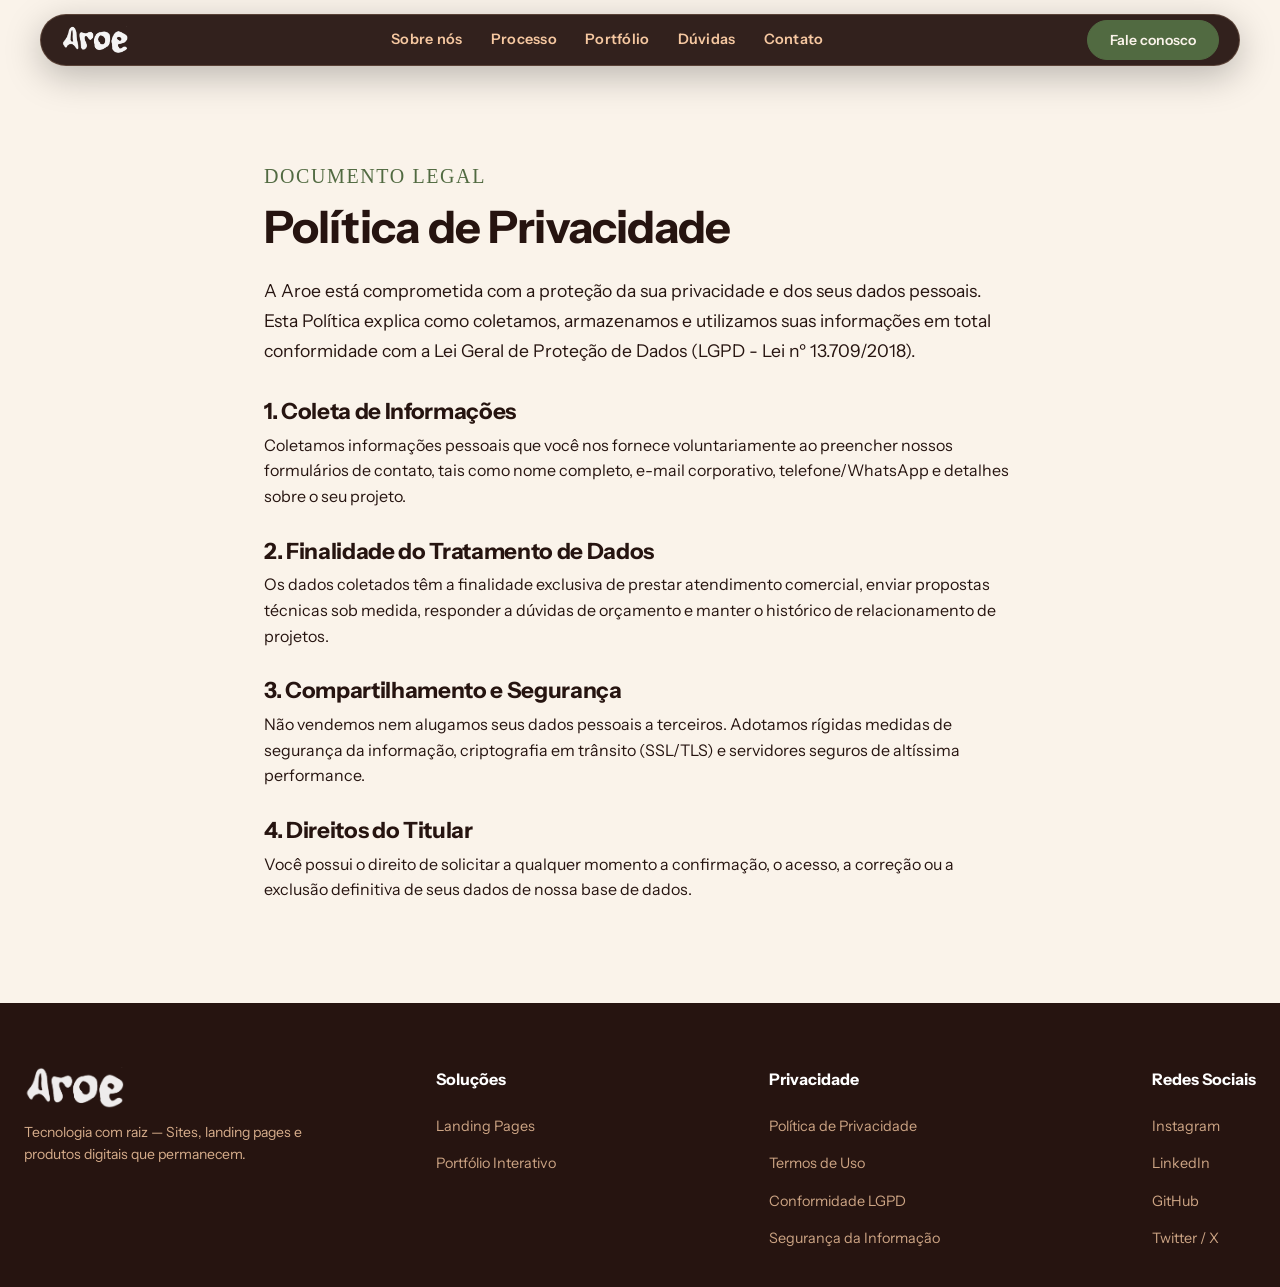
<file: politica-de-privacidade.html>
<!DOCTYPE html>
<html lang="pt-BR">
<head>
  <meta charset="utf-8">
  <meta name="viewport" content="width=device-width, initial-scale=1.0">
  <title>Política de Privacidade — Aroe</title>
  <meta name="description" content="Política de Privacidade da Aroe. Saiba como coletamos, tratamos e protegemos seus dados pessoais de acordo com a LGPD.">
  <link rel="preconnect" href="https://fonts.googleapis.com">
  <link rel="preconnect" href="https://fonts.gstatic.com" crossorigin>
  <link href="https://fonts.googleapis.com/css2?family=Instrument+Sans:ital,wght@0,400..700;1,400&display=swap" rel="stylesheet">
  <link rel="stylesheet" href="styles.css">
</head>
<body class="body-tag">

  <!-- HEADER -->
  <header class="header floating-header scrolled" id="main-header">
    <div class="header-container">
      <a href="index.html" class="brand-logo" aria-label="Aroe Homepage">
        <img src="image.png" alt="Aroe" class="header-logo-img">
      </a>
      <nav class="nav-menu">
        <div class="nav-item"><a class="nav-link" href="index.html#about">Sobre nós</a></div>
        <div class="nav-item"><a class="nav-link" href="index.html#workflow">Processo</a></div>
        <div class="nav-item"><a class="nav-link" href="index.html#portfolio">Portfólio</a></div>
        <div class="nav-item"><a class="nav-link" href="index.html#faq">Dúvidas</a></div>
        <div class="nav-item"><a class="nav-link" href="index.html#cta">Contato</a></div>
      </nav>
      <div class="header-actions">
        <a href="index.html#cta" class="btn btn-primary">Fale conosco</a>
      </div>
    </div>
  </header>

  <!-- CONTENT -->
  <main style="padding: 160px 0 100px 0; background: var(--papel); min-height: 80vh;">
    <div class="container" style="max-width: 800px;">
      <span class="sec-num" style="color: var(--folha);">DOCUMENTO LEGAL</span>
      <h1 style="font-size: 2.8rem; font-weight: 700; color: var(--casca); margin-bottom: 24px;">Política de Privacidade</h1>
      <p style="font-size: 1.1rem; color: var(--ink-80); line-height: 1.7; margin-bottom: 32px;">
        A Aroe está comprometida com a proteção da sua privacidade e dos seus dados pessoais. Esta Política explica como coletamos, armazenamos e utilizamos suas informações em total conformidade com a Lei Geral de Proteção de Dados (LGPD - Lei nº 13.709/2018).
      </p>

      <div style="display: flex; flex-direction: column; gap: 28px; color: var(--casca);">
        <div>
          <h2 style="font-size: 1.4rem; font-weight: 700; margin-bottom: 8px;">1. Coleta de Informações</h2>
          <p style="font-size: 1rem; color: var(--ink-80); line-height: 1.6;">
            Coletamos informações pessoais que você nos fornece voluntariamente ao preencher nossos formulários de contato, tais como nome completo, e-mail corporativo, telefone/WhatsApp e detalhes sobre o seu projeto.
          </p>
        </div>

        <div>
          <h2 style="font-size: 1.4rem; font-weight: 700; margin-bottom: 8px;">2. Finalidade do Tratamento de Dados</h2>
          <p style="font-size: 1rem; color: var(--ink-80); line-height: 1.6;">
            Os dados coletados têm a finalidade exclusiva de prestar atendimento comercial, enviar propostas técnicas sob medida, responder a dúvidas de orçamento e manter o histórico de relacionamento de projetos.
          </p>
        </div>

        <div>
          <h2 style="font-size: 1.4rem; font-weight: 700; margin-bottom: 8px;">3. Compartilhamento e Segurança</h2>
          <p style="font-size: 1rem; color: var(--ink-80); line-height: 1.6;">
            Não vendemos nem alugamos seus dados pessoais a terceiros. Adotamos rígidas medidas de segurança da informação, criptografia em trânsito (SSL/TLS) e servidores seguros de altíssima performance.
          </p>
        </div>

        <div>
          <h2 style="font-size: 1.4rem; font-weight: 700; margin-bottom: 8px;">4. Direitos do Titular</h2>
          <p style="font-size: 1rem; color: var(--ink-80); line-height: 1.6;">
            Você possui o direito de solicitar a qualquer momento a confirmação, o acesso, a correção ou a exclusão definitiva de seus dados de nossa base de dados.
          </p>
        </div>
      </div>
    </div>
  </main>

  <!-- FOOTER -->
  <footer class="footer">
    <div class="container">
      <div class="footer-main-grid">
        <div class="footer-contact-box">
          <div class="brand-logo footer-brand-logo">
            <img src="image.png" alt="Aroe" class="footer-logo-img">
          </div>
          <p class="footer-brand-tagline">Tecnologia com raiz — Sites, landing pages e produtos digitais que permanecem.</p>
        </div>
        <div class="footer-nav-columns">
          <div>
            <div class="footer-column-title">Soluções</div>
            <ul class="footer-links-list">
              <li><a href="index.html#portfolio">Landing Pages</a></li>
              <li><a href="index.html#portfolio">Portfólio Interativo</a></li>
            </ul>
          </div>
          <div>
            <div class="footer-column-title">Privacidade</div>
            <ul class="footer-links-list">
              <li><a href="politica-de-privacidade.html">Política de Privacidade</a></li>
              <li><a href="termos-de-uso.html">Termos de Uso</a></li>
              <li><a href="conformidade-lgpd.html">Conformidade LGPD</a></li>
              <li><a href="seguranca-da-informacao.html">Segurança da Informação</a></li>
            </ul>
          </div>
          <div>
            <div class="footer-column-title">Redes Sociais</div>
            <ul class="footer-links-list">
              <li><a href="https://instagram.com" target="_blank" rel="noopener">Instagram</a></li>
              <li><a href="https://linkedin.com" target="_blank" rel="noopener">LinkedIn</a></li>
              <li><a href="https://github.com" target="_blank" rel="noopener">GitHub</a></li>
              <li><a href="https://twitter.com" target="_blank" rel="noopener">Twitter / X</a></li>
            </ul>
          </div>
        </div>
      </div>
    </div>
  </footer>
</body>
</html>
</file>
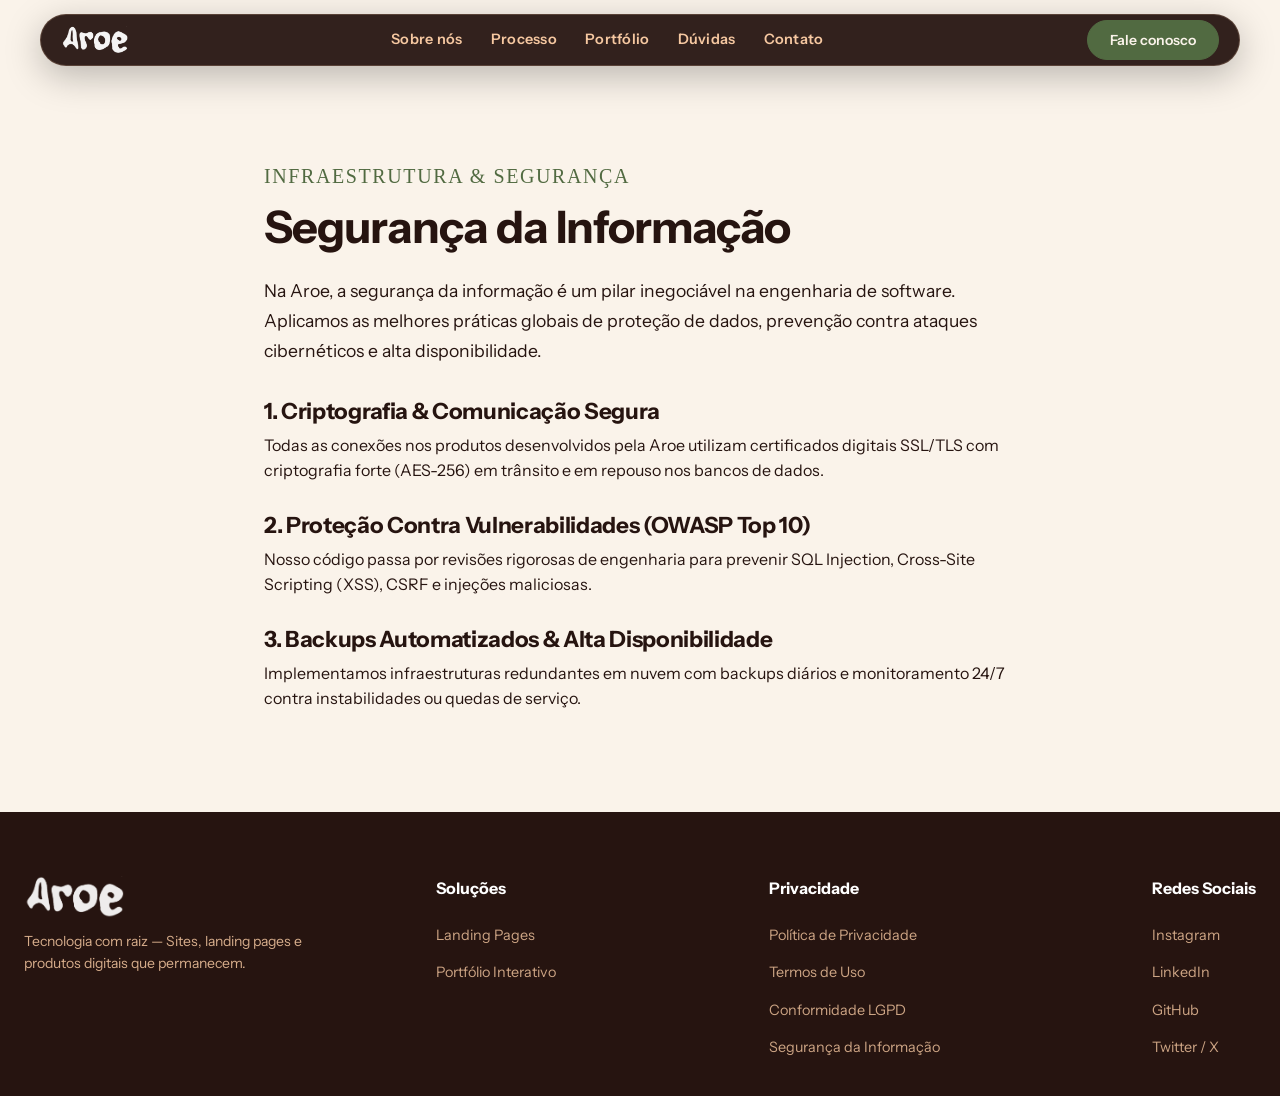
<file: seguranca-da-informacao.html>
<!DOCTYPE html>
<html lang="pt-BR">
<head>
  <meta charset="utf-8">
  <meta name="viewport" content="width=device-width, initial-scale=1.0">
  <title>Segurança da Informação — Aroe</title>
  <meta name="description" content="Segurança da Informação na Aroe. Diretrizes técnicas de segurança, criptografia e proteção de infraestrutura.">
  <link rel="preconnect" href="https://fonts.googleapis.com">
  <link rel="preconnect" href="https://fonts.gstatic.com" crossorigin>
  <link href="https://fonts.googleapis.com/css2?family=Instrument+Sans:ital,wght@0,400..700;1,400&display=swap" rel="stylesheet">
  <link rel="stylesheet" href="styles.css">
</head>
<body class="body-tag">

  <!-- HEADER -->
  <header class="header floating-header scrolled" id="main-header">
    <div class="header-container">
      <a href="index.html" class="brand-logo" aria-label="Aroe Homepage">
        <img src="image.png" alt="Aroe" class="header-logo-img">
      </a>
      <nav class="nav-menu">
        <div class="nav-item"><a class="nav-link" href="index.html#about">Sobre nós</a></div>
        <div class="nav-item"><a class="nav-link" href="index.html#workflow">Processo</a></div>
        <div class="nav-item"><a class="nav-link" href="index.html#portfolio">Portfólio</a></div>
        <div class="nav-item"><a class="nav-link" href="index.html#faq">Dúvidas</a></div>
        <div class="nav-item"><a class="nav-link" href="index.html#cta">Contato</a></div>
      </nav>
      <div class="header-actions">
        <a href="index.html#cta" class="btn btn-primary">Fale conosco</a>
      </div>
    </div>
  </header>

  <!-- CONTENT -->
  <main style="padding: 160px 0 100px 0; background: var(--papel); min-height: 80vh;">
    <div class="container" style="max-width: 800px;">
      <span class="sec-num" style="color: var(--folha);">INFRAESTRUTURA &amp; SEGURANÇA</span>
      <h1 style="font-size: 2.8rem; font-weight: 700; color: var(--casca); margin-bottom: 24px;">Segurança da Informação</h1>
      <p style="font-size: 1.1rem; color: var(--ink-80); line-height: 1.7; margin-bottom: 32px;">
        Na Aroe, a segurança da informação é um pilar inegociável na engenharia de software. Aplicamos as melhores práticas globais de proteção de dados, prevenção contra ataques cibernéticos e alta disponibilidade.
      </p>

      <div style="display: flex; flex-direction: column; gap: 28px; color: var(--casca);">
        <div>
          <h2 style="font-size: 1.4rem; font-weight: 700; margin-bottom: 8px;">1. Criptografia &amp; Comunicação Segura</h2>
          <p style="font-size: 1rem; color: var(--ink-80); line-height: 1.6;">
            Todas as conexões nos produtos desenvolvidos pela Aroe utilizam certificados digitais SSL/TLS com criptografia forte (AES-256) em trânsito e em repouso nos bancos de dados.
          </p>
        </div>

        <div>
          <h2 style="font-size: 1.4rem; font-weight: 700; margin-bottom: 8px;">2. Proteção Contra Vulnerabilidades (OWASP Top 10)</h2>
          <p style="font-size: 1rem; color: var(--ink-80); line-height: 1.6;">
            Nosso código passa por revisões rigorosas de engenharia para prevenir SQL Injection, Cross-Site Scripting (XSS), CSRF e injeções maliciosas.
          </p>
        </div>

        <div>
          <h2 style="font-size: 1.4rem; font-weight: 700; margin-bottom: 8px;">3. Backups Automatizados &amp; Alta Disponibilidade</h2>
          <p style="font-size: 1rem; color: var(--ink-80); line-height: 1.6;">
            Implementamos infraestruturas redundantes em nuvem com backups diários e monitoramento 24/7 contra instabilidades ou quedas de serviço.
          </p>
        </div>
      </div>
    </div>
  </main>

  <!-- FOOTER -->
  <footer class="footer">
    <div class="container">
      <div class="footer-main-grid">
        <div class="footer-contact-box">
          <div class="brand-logo footer-brand-logo">
            <img src="image.png" alt="Aroe" class="footer-logo-img">
          </div>
          <p class="footer-brand-tagline">Tecnologia com raiz — Sites, landing pages e produtos digitais que permanecem.</p>
        </div>
        <div class="footer-nav-columns">
          <div>
            <div class="footer-column-title">Soluções</div>
            <ul class="footer-links-list">
              <li><a href="index.html#portfolio">Landing Pages</a></li>
              <li><a href="index.html#portfolio">Portfólio Interativo</a></li>
            </ul>
          </div>
          <div>
            <div class="footer-column-title">Privacidade</div>
            <ul class="footer-links-list">
              <li><a href="politica-de-privacidade.html">Política de Privacidade</a></li>
              <li><a href="termos-de-uso.html">Termos de Uso</a></li>
              <li><a href="conformidade-lgpd.html">Conformidade LGPD</a></li>
              <li><a href="seguranca-da-informacao.html">Segurança da Informação</a></li>
            </ul>
          </div>
          <div>
            <div class="footer-column-title">Redes Sociais</div>
            <ul class="footer-links-list">
              <li><a href="https://instagram.com" target="_blank" rel="noopener">Instagram</a></li>
              <li><a href="https://linkedin.com" target="_blank" rel="noopener">LinkedIn</a></li>
              <li><a href="https://github.com" target="_blank" rel="noopener">GitHub</a></li>
              <li><a href="https://twitter.com" target="_blank" rel="noopener">Twitter / X</a></li>
            </ul>
          </div>
        </div>
      </div>
    </div>
  </footer>
</body>
</html>
</file>
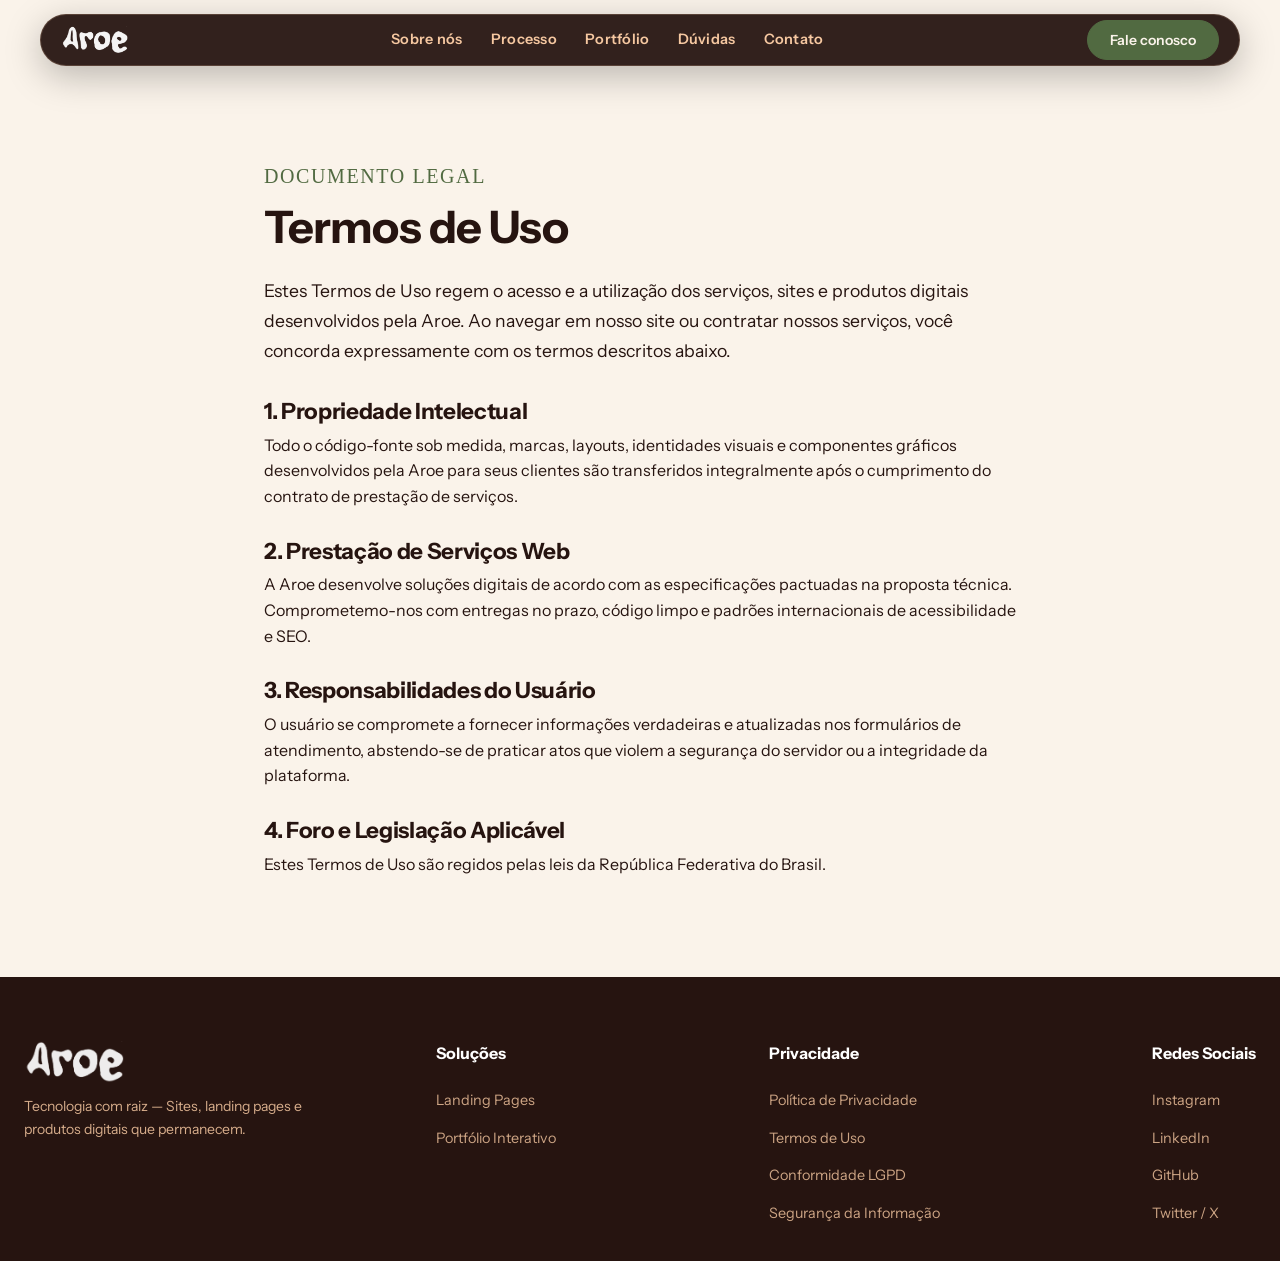
<file: termos-de-uso.html>
<!DOCTYPE html>
<html lang="pt-BR">
<head>
  <meta charset="utf-8">
  <meta name="viewport" content="width=device-width, initial-scale=1.0">
  <title>Termos de Uso — Aroe</title>
  <meta name="description" content="Termos de Uso da Aroe. Conheça as condições gerais de navegação, prestação de serviços web e propriedade intelectual.">
  <link rel="preconnect" href="https://fonts.googleapis.com">
  <link rel="preconnect" href="https://fonts.gstatic.com" crossorigin>
  <link href="https://fonts.googleapis.com/css2?family=Instrument+Sans:ital,wght@0,400..700;1,400&display=swap" rel="stylesheet">
  <link rel="stylesheet" href="styles.css">
</head>
<body class="body-tag">

  <!-- HEADER -->
  <header class="header floating-header scrolled" id="main-header">
    <div class="header-container">
      <a href="index.html" class="brand-logo" aria-label="Aroe Homepage">
        <img src="image.png" alt="Aroe" class="header-logo-img">
      </a>
      <nav class="nav-menu">
        <div class="nav-item"><a class="nav-link" href="index.html#about">Sobre nós</a></div>
        <div class="nav-item"><a class="nav-link" href="index.html#workflow">Processo</a></div>
        <div class="nav-item"><a class="nav-link" href="index.html#portfolio">Portfólio</a></div>
        <div class="nav-item"><a class="nav-link" href="index.html#faq">Dúvidas</a></div>
        <div class="nav-item"><a class="nav-link" href="index.html#cta">Contato</a></div>
      </nav>
      <div class="header-actions">
        <a href="index.html#cta" class="btn btn-primary">Fale conosco</a>
      </div>
    </div>
  </header>

  <!-- CONTENT -->
  <main style="padding: 160px 0 100px 0; background: var(--papel); min-height: 80vh;">
    <div class="container" style="max-width: 800px;">
      <span class="sec-num" style="color: var(--folha);">DOCUMENTO LEGAL</span>
      <h1 style="font-size: 2.8rem; font-weight: 700; color: var(--casca); margin-bottom: 24px;">Termos de Uso</h1>
      <p style="font-size: 1.1rem; color: var(--ink-80); line-height: 1.7; margin-bottom: 32px;">
        Estes Termos de Uso regem o acesso e a utilização dos serviços, sites e produtos digitais desenvolvidos pela Aroe. Ao navegar em nosso site ou contratar nossos serviços, você concorda expressamente com os termos descritos abaixo.
      </p>

      <div style="display: flex; flex-direction: column; gap: 28px; color: var(--casca);">
        <div>
          <h2 style="font-size: 1.4rem; font-weight: 700; margin-bottom: 8px;">1. Propriedade Intelectual</h2>
          <p style="font-size: 1rem; color: var(--ink-80); line-height: 1.6;">
            Todo o código-fonte sob medida, marcas, layouts, identidades visuais e componentes gráficos desenvolvidos pela Aroe para seus clientes são transferidos integralmente após o cumprimento do contrato de prestação de serviços.
          </p>
        </div>

        <div>
          <h2 style="font-size: 1.4rem; font-weight: 700; margin-bottom: 8px;">2. Prestação de Serviços Web</h2>
          <p style="font-size: 1rem; color: var(--ink-80); line-height: 1.6;">
            A Aroe desenvolve soluções digitais de acordo com as especificações pactuadas na proposta técnica. Comprometemo-nos com entregas no prazo, código limpo e padrões internacionais de acessibilidade e SEO.
          </p>
        </div>

        <div>
          <h2 style="font-size: 1.4rem; font-weight: 700; margin-bottom: 8px;">3. Responsabilidades do Usuário</h2>
          <p style="font-size: 1rem; color: var(--ink-80); line-height: 1.6;">
            O usuário se compromete a fornecer informações verdadeiras e atualizadas nos formulários de atendimento, abstendo-se de praticar atos que violem a segurança do servidor ou a integridade da plataforma.
          </p>
        </div>

        <div>
          <h2 style="font-size: 1.4rem; font-weight: 700; margin-bottom: 8px;">4. Foro e Legislação Aplicável</h2>
          <p style="font-size: 1rem; color: var(--ink-80); line-height: 1.6;">
            Estes Termos de Uso são regidos pelas leis da República Federativa do Brasil.
          </p>
        </div>
      </div>
    </div>
  </main>

  <!-- FOOTER -->
  <footer class="footer">
    <div class="container">
      <div class="footer-main-grid">
        <div class="footer-contact-box">
          <div class="brand-logo footer-brand-logo">
            <img src="image.png" alt="Aroe" class="footer-logo-img">
          </div>
          <p class="footer-brand-tagline">Tecnologia com raiz — Sites, landing pages e produtos digitais que permanecem.</p>
        </div>
        <div class="footer-nav-columns">
          <div>
            <div class="footer-column-title">Soluções</div>
            <ul class="footer-links-list">
              <li><a href="index.html#portfolio">Landing Pages</a></li>
              <li><a href="index.html#portfolio">Portfólio Interativo</a></li>
            </ul>
          </div>
          <div>
            <div class="footer-column-title">Privacidade</div>
            <ul class="footer-links-list">
              <li><a href="politica-de-privacidade.html">Política de Privacidade</a></li>
              <li><a href="termos-de-uso.html">Termos de Uso</a></li>
              <li><a href="conformidade-lgpd.html">Conformidade LGPD</a></li>
              <li><a href="seguranca-da-informacao.html">Segurança da Informação</a></li>
            </ul>
          </div>
          <div>
            <div class="footer-column-title">Redes Sociais</div>
            <ul class="footer-links-list">
              <li><a href="https://instagram.com" target="_blank" rel="noopener">Instagram</a></li>
              <li><a href="https://linkedin.com" target="_blank" rel="noopener">LinkedIn</a></li>
              <li><a href="https://github.com" target="_blank" rel="noopener">GitHub</a></li>
              <li><a href="https://twitter.com" target="_blank" rel="noopener">Twitter / X</a></li>
            </ul>
          </div>
        </div>
      </div>
    </div>
  </footer>
</body>
</html>
</file>
<file: styles.css>
/* ==========================================================================
   AROE — MANUAL DE MARCA v1.0 IMPLEMENTATION
   Design System, CSS Tokens & Layout System
   ========================================================================== */

/* --------------------------------------------------------------------------
   1. Brand Font Declarations
   -------------------------------------------------------------------------- */
@font-face {
  font-family: 'M Miuan';
  src: url('[data-uri]') format('truetype');
  font-weight: 400;
  font-style: normal;
  font-display: swap;
}

/* --------------------------------------------------------------------------
   2. Design Tokens & CSS Custom Properties
   -------------------------------------------------------------------------- */
:root {
  /* Official Aroe Brand Colors */
  --casca: #261410;           /* Deep bark chocolate — main text & dark impact */
  --madeira: #966E4E;         /* Warm wood brown — captions, borders, labels */
  --semente: #F6C8A1;         /* Peach seed — warm surfaces & glowing highlights */
  --folha: #516A41;           /* Olive leaf green — primary actions & accents */
  --folha-hover: #435836;     /* Darker olive for hover */
  --papel: #FAF3EA;           /* Primary paper background (55% dominance) */
  --papel-2: #F3E8DA;         /* Alternating section background */
  
  /* Ink & Line Opacities */
  --ink-60: rgba(38, 20, 16, 0.65);
  --ink-40: rgba(38, 20, 16, 0.45);
  --line: rgba(38, 20, 16, 0.1);
  --line-strong: rgba(38, 20, 16, 0.18);

  /* Typography */
  --font-brand: 'M Miuan', cursive;
  --font-ui: 'Instrument Sans', -apple-system, BlinkMacSystemFont, 'Segoe UI', Roboto, sans-serif;

  /* Form & Layout Tokens */
  --radius-card: 24px;
  --radius-btn: 999px;        /* Pill buttons */
  --container-max-width: 1440px;
  --header-height: 72px;

  /* Spacing Scale (8px) */
  --s1: 8px; --s2: 16px; --s3: 24px; --s4: 32px; --s6: 48px; --s8: 64px; --s12: 96px;

  /* Transitions */
  --transition-fast: 0.2s cubic-bezier(0.4, 0, 0.2, 1);
  --transition-normal: 0.3s cubic-bezier(0.4, 0, 0.2, 1);
}

/* --------------------------------------------------------------------------
   3. Global Reset & Base Rules
   -------------------------------------------------------------------------- */
*, *::before, *::after {
  box-sizing: border-box;
  margin: 0;
  padding: 0;
}

html {
  scroll-behavior: smooth;
  font-size: 16px;
}

body {
  background-color: var(--papel);
  color: var(--casca);
  font-family: var(--font-ui);
  line-height: 1.6;
  -webkit-font-smoothing: antialiased;
  -moz-osx-font-smoothing: grayscale;
  overflow-x: hidden;
}

a {
  color: inherit;
  text-decoration: none;
  transition: color var(--transition-fast);
}

ul {
  list-style: none;
}

img, svg {
  display: block;
  max-width: 100%;
}

button, input, select {
  font: inherit;
}

.container {
  width: 100%;
  max-width: var(--container-max-width);
  margin: 0 auto;
  padding: 0 24px;
}

.header-logo-img {
  height: 38px;
  width: auto;
  display: block;
}

.footer-logo-img {
  height: 42px;
  width: auto;
  display: block;
  filter: brightness(0) invert(1) opacity(0.92);
}

.text-center {
  text-align: center;
}

/* Expressive Brand Class */
.miuan {
  font-family: var(--font-brand);
  font-weight: 400;
  line-height: 1;
  letter-spacing: -0.015em;
}

.miuan-highlight {
  font-family: var(--font-brand);
  font-weight: 400;
  font-style: normal;
  color: var(--folha);
  font-size: 1.05em;
}

/* --------------------------------------------------------------------------
   4. Section Headers & Typography (Brand Specs)
   -------------------------------------------------------------------------- */
h1, h2, h3, h4, h5 {
  font-family: var(--font-ui);
  font-weight: 700;
  color: var(--casca);
}

h1 {
  font-size: clamp(30px, 4.6vw, 50px);
  font-weight: 700;
  letter-spacing: -0.02em;
  line-height: 1.12;
}

h2 {
  font-size: 32px;
  font-weight: 700;
  letter-spacing: -0.015em;
  line-height: 1.2;
}

h3 {
  font-size: 20px;
  font-weight: 600;
  line-height: 1.3;
}

.section-header {
  text-align: center;
  max-width: 720px;
  margin: 0 auto 56px auto;
}

.sec-num {
  font-family: var(--font-brand);
  font-size: 1.25rem;
  color: var(--folha);
  margin-bottom: 10px;
  letter-spacing: 0.08em;
  display: block;
}

.section-header h2 {
  font-size: 32px;
  letter-spacing: -0.015em;
  margin-bottom: 16px;
}

.section-header p {
  font-size: 16px;
  color: var(--ink-60);
}

/* --------------------------------------------------------------------------
   5. Official Buttons & Chips
   -------------------------------------------------------------------------- */
.btn {
  display: inline-flex;
  align-items: center;
  justify-content: center;
  gap: 8px;
  padding: 8px 22px;
  font-family: var(--font-ui);
  font-weight: 600;
  font-size: 0.875rem;
  border-radius: var(--radius-btn);
  border: 1.5px solid transparent;
  cursor: pointer;
  transition: all var(--transition-fast);
  white-space: nowrap;
}

.btn-primary {
  background-color: var(--folha);
  color: var(--papel);
  border-color: var(--folha);
}

.btn-primary:hover {
  background-color: var(--folha-hover);
  border-color: var(--folha-hover);
  transform: translateY(-2px);
}

.btn-secondary {
  background-color: transparent;
  border: 1.5px solid var(--casca);
  color: var(--casca);
}

.btn-secondary:hover {
  background-color: var(--casca);
  color: var(--papel);
  transform: translateY(-2px);
}

.btn-dark {
  background-color: var(--casca);
  color: var(--semente);
  border-color: var(--casca);
}

.btn-dark:hover {
  background-color: #170b09;
  transform: translateY(-2px);
}

.btn-ghost {
  background: transparent;
  color: var(--folha);
  text-decoration: underline;
  text-underline-offset: 4px;
  padding: 13px 6px;
}

.btn-ghost:hover {
  color: var(--folha-hover);
}

.btn-lg {
  padding: 11px 28px;
  font-size: 0.925rem;
}

.chip {
  display: inline-flex;
  align-items: center;
  background: var(--papel-2);
  border-radius: var(--radius-btn);
  padding: 8px 16px;
  font-size: 0.85rem;
  font-weight: 600;
  color: var(--madeira);
}

/* --------------------------------------------------------------------------
   6. Header & Navigation (Floating Pill Card - Dark Theme for Hero)
   -------------------------------------------------------------------------- */
.header.floating-header {
  position: fixed;
  top: 14px;
  left: 50%;
  transform: translateX(-50%);
  width: min(1200px, calc(100% - 32px));
  height: 52px;
  background-color: transparent;
  backdrop-filter: none;
  -webkit-backdrop-filter: none;
  z-index: 1000;
  border-radius: var(--radius-btn);
  border: 1px solid transparent;
  box-shadow: none;
  transition: all 0.35s ease;
  padding: 0 20px;
}

.header.floating-header.scrolled {
  background-color: rgba(38, 20, 16, 0.94);
  backdrop-filter: blur(14px);
  -webkit-backdrop-filter: blur(14px);
  border: 1px solid rgba(246, 200, 161, 0.2);
  box-shadow: 0 10px 36px rgba(0, 0, 0, 0.25);
}

.header-container {
  display: flex;
  align-items: center;
  justify-content: space-between;
  height: 100%;
}

/* Logo Component */
.brand-logo {
  display: flex;
  align-items: center;
  gap: 10px;
}

.header-logo-img {
  height: 28px;
  width: auto;
  display: block;
  filter: brightness(0) invert(1) opacity(0.95);
}

.nav-menu {
  display: flex;
  align-items: center;
  gap: 20px;
}

.nav-item {
  position: relative;
}

.nav-link {
  display: inline-flex;
  align-items: center;
  gap: 6px;
  padding: 8px 4px;
  font-size: 0.9rem;
  font-weight: 600;
  letter-spacing: 0.02em;
  color: var(--semente);
  position: relative;
  transition: color 0.3s ease;
}

.nav-link::after {
  content: '';
  position: absolute;
  bottom: 0;
  left: 0;
  width: 0%;
  height: 2px;
  background-color: var(--semente);
  transition: width 0.3s cubic-bezier(0.25, 0.8, 0.25, 1);
  border-radius: 2px;
}

.nav-link.active,
.nav-link:hover {
  color: #FFFFFF;
}

.nav-link.active::after,
.nav-link:hover::after {
  width: 100%;
}

.profile-icon-btn {
  display: flex;
  align-items: center;
  justify-content: center;
  width: 40px;
  height: 40px;
  border-radius: 50%;
  border: 1px solid rgba(246, 200, 161, 0.25);
  color: var(--semente);
  transition: all var(--transition-fast);
}

.profile-icon-btn:hover {
  border-color: #FFFFFF;
  color: #FFFFFF;
}

/* Mobile Toggle */
.mobile-menu-toggle {
  display: none;
  background: none;
  border: none;
  cursor: pointer;
  padding: 8px;
  flex-direction: column;
  gap: 5px;
}

.hamburger-bar {
  width: 22px;
  height: 2px;
  background-color: var(--semente);
  border-radius: 2px;
}

/* Organic Status Badge in Floating Header */
.header-status-badge {
  display: inline-flex;
  align-items: center;
  gap: 8px;
  padding: 6px 14px;
  background: rgba(43, 84, 40, 0.12);
  border: 1px solid rgba(43, 84, 40, 0.25);
  border-radius: 30px;
  font-size: 0.8rem;
  font-weight: 600;
  color: var(--folha);
  margin-right: 12px;
}

.status-pulse-dot {
  width: 8px;
  height: 8px;
  border-radius: 50%;
  background-color: #22c55e;
  box-shadow: 0 0 0 0 rgba(34, 197, 94, 0.7);
  animation: statusPulse 2s infinite;
}

@keyframes statusPulse {
  0% {
    transform: scale(0.95);
    box-shadow: 0 0 0 0 rgba(34, 197, 94, 0.7);
  }
  70% {
    transform: scale(1);
    box-shadow: 0 0 0 8px rgba(34, 197, 94, 0);
  }
  100% {
    transform: scale(0.95);
    box-shadow: 0 0 0 0 rgba(34, 197, 94, 0);
  }
}

/* --------------------------------------------------------------------------
   7. Taller Hero Section with Organic Animations (Marrom Casca & Bege Semente)
   -------------------------------------------------------------------------- */
.hero-section {
  min-height: 90vh;
  display: flex;
  flex-direction: column;
  justify-content: center;
  align-items: center;
  padding: 160px 0 100px 0;
  position: relative;
  background-color: var(--casca);
  overflow: hidden;
}

/* Floating Organic Blobs Background */
.organic-blob {
  position: absolute;
  border-radius: 50%;
  filter: blur(80px);
  pointer-events: none;
  opacity: 0.15;
}

.organic-blob-1 {
  width: 450px;
  height: 450px;
  background: var(--semente);
  top: -100px;
  left: -100px;
  animation: floatOrganic 12s ease-in-out infinite alternate;
}

.organic-blob-2 {
  width: 500px;
  height: 500px;
  background: var(--madeira);
  bottom: -120px;
  right: -100px;
  animation: floatOrganic 15s ease-in-out infinite alternate-reverse;
}

@keyframes floatOrganic {
  0% {
    transform: translate(0, 0) scale(1);
  }
  50% {
    transform: translate(40px, 30px) scale(1.08);
  }
  100% {
    transform: translate(-30px, 50px) scale(0.95);
  }
}

.hero-container-centered {
  max-width: 860px;
  margin: 0 auto;
  position: relative;
  z-index: 2;
}

.hero-content {
  display: flex;
  flex-direction: column;
  align-items: center;
}

.hero-badge {
  display: inline-flex;
  align-items: center;
  gap: 8px;
  padding: 6px 18px;
  background-color: rgba(246, 200, 161, 0.12);
  color: var(--semente);
  border: 1px solid rgba(246, 200, 161, 0.25);
  border-radius: var(--radius-btn);
  font-size: 0.875rem;
  font-weight: 600;
  margin-bottom: 24px;
}

.hero-title {
  font-size: clamp(32px, 5.2vw, 56px);
  font-weight: 700;
  letter-spacing: -0.02em;
  line-height: 1.12;
  margin-bottom: 20px;
  color: #FFFFFF;
  max-width: 780px;
}

.hero-title .miuan-highlight {
  color: var(--semente);
}

.hero-description {
  font-size: 1.125rem;
  color: var(--semente);
  opacity: 0.92;
  margin: 0 auto 32px auto;
  max-width: 540px;
  line-height: 1.6;
}

.hero-buttons {
  display: flex;
  align-items: center;
  justify-content: center;
  gap: 16px;
  margin-bottom: 48px;
}

.hero-buttons .btn-secondary {
  border: 1.5px solid var(--semente);
  color: var(--semente);
}

.hero-buttons .btn-secondary:hover {
  background-color: var(--semente);
  color: var(--casca);
}

.press-logos {
  border-top: 1px solid rgba(246, 200, 161, 0.15);
  padding-top: 32px;
  width: 100%;
}

.press-label {
  font-size: 0.75rem;
  font-weight: 700;
  letter-spacing: 0.14em;
  text-transform: uppercase;
  color: var(--semente);
  opacity: 0.75;
  margin-bottom: 20px;
}

.press-logo-row {
  display: flex;
  align-items: center;
  justify-content: center;
  gap: 48px;
}

.press-logo-item {
  font-weight: 700;
  font-size: 1.15rem;
  color: #FFFFFF;
  opacity: 0.85;
  transition: opacity var(--transition-fast);
}

.press-logo-item:hover {
  opacity: 1;
}

/* Hero Media Illustration */
.hero-media {
  display: flex;
  justify-content: center;
}

.hero-art-wrapper {
  position: relative;
  width: 100%;
  max-width: 440px;
  background: #FFFFFF;
  border: 1px solid var(--line);
  border-radius: var(--radius-card);
  padding: 36px;
  box-shadow: 0 12px 36px rgba(38, 20, 16, 0.04);
}

.hero-aroe-tree-svg {
  width: 100%;
  height: auto;
}

/* --------------------------------------------------------------------------
   8. Lead Magnet Section (Guia IA)
   -------------------------------------------------------------------------- */
.lead-magnet-section {
  margin-bottom: 96px;
}

.lead-magnet-card {
  background: var(--casca);
  border-radius: var(--radius-card);
  padding: 56px;
  color: var(--papel);
  display: grid;
  grid-template-columns: 240px 1fr;
  gap: 56px;
  align-items: center;
  position: relative;
  overflow: hidden;
}

.guide-cover-wrapper {
  background: rgba(246, 200, 161, 0.08);
  border: 1px solid rgba(246, 200, 161, 0.2);
  border-radius: 18px;
  padding: 28px 20px;
  display: flex;
  flex-direction: column;
  align-items: center;
  text-align: center;
  aspect-ratio: 3/4;
}

.guide-badge {
  font-size: 0.75rem;
  font-weight: 700;
  letter-spacing: 0.14em;
  color: var(--semente);
  margin-bottom: 12px;
}

.guide-title {
  font-size: 1.15rem;
  font-weight: 700;
  color: #FFFFFF;
  margin-bottom: 16px;
}

.guide-icon {
  width: 48px;
  height: 48px;
  color: var(--semente);
}

.lead-magnet-content h3 {
  color: #FFFFFF;
  font-size: 2.25rem;
  margin-bottom: 16px;
}

.lead-magnet-content p {
  color: var(--semente);
  font-size: 1.05rem;
  margin-bottom: 32px;
  max-width: 600px;
  opacity: 0.9;
}

/* --------------------------------------------------------------------------
   9. Feature Panels Section
   -------------------------------------------------------------------------- */
.feature-panels-section {
  padding: 96px 0;
  border-top: 1px solid var(--line);
}

.feature-grid {
  display: grid;
  grid-template-columns: repeat(3, 1fr);
  gap: 24px;
  margin-bottom: 48px;
}

.feature-card {
  background-color: #FFFFFF;
  border: 1px solid var(--line);
  border-radius: var(--radius-card);
  padding: 36px 30px;
  display: flex;
  flex-direction: column;
  justify-content: space-between;
  transition: all var(--transition-fast);
}

.feature-card:hover {
  transform: translateY(-4px);
  border-color: var(--folha);
}

.pillar-tag {
  display: inline-block;
  font-size: 0.75rem;
  font-weight: 600;
  letter-spacing: 0.14em;
  text-transform: uppercase;
  color: var(--folha);
  background: rgba(81, 106, 65, 0.1);
  border-radius: var(--radius-btn);
  padding: 6px 14px;
  margin-bottom: 16px;
}

.feature-card h3 {
  font-size: 1.3rem;
  margin-bottom: 12px;
  color: var(--casca);
}

.feature-card p {
  font-size: 0.95rem;
  color: var(--ink-60);
  margin-bottom: 24px;
}

.feature-card-illustration {
  width: 72px;
  height: 72px;
}

.stats-grid {
  display: grid;
  grid-template-columns: 1fr 1fr;
  gap: 24px;
}

.stat-card {
  background-color: #FFFFFF;
  border: 1px solid var(--line);
  border-radius: var(--radius-card);
  padding: 36px 40px;
  display: flex;
  align-items: center;
  justify-content: space-between;
}

.stat-number {
  font-family: var(--font-brand);
  font-size: 3.5rem;
  font-weight: 400;
  color: var(--folha);
  line-height: 1;
  margin-bottom: 8px;
}

.stat-label {
  font-size: 0.95rem;
  color: var(--ink-60);
  max-width: 280px;
}

.stat-icon svg {
  width: 44px;
  height: 44px;
  stroke: var(--madeira);
  opacity: 0.6;
}

/* --------------------------------------------------------------------------
   10. Sobre Nós Section (Fundo Semente & Texto Verde - Manual de Marca "4. Sobre Semente")
   -------------------------------------------------------------------------- */
.about-section {
  padding: 104px 0;
  background-color: #f7f5f2;
  border-top: 1px solid rgba(38, 20, 16, 0.08);
  text-align: center;
}

.about-section .sec-num {
  color: var(--folha);
}

.about-main-title {
  font-size: clamp(34px, 4.5vw, 48px);
  font-weight: 700;
  letter-spacing: -0.02em;
  color: var(--casca);
  margin-bottom: 16px;
  line-height: 1.15;
}

.about-main-subtitle {
  font-size: 1.2rem;
  color: var(--ink-80);
  max-width: 680px;
  margin: 0 auto;
  line-height: 1.6;
}

.about-grid {
  display: grid;
  grid-template-columns: repeat(4, 1fr);
  gap: 24px;
  margin-top: 48px;
}

@media (max-width: 1024px) {
  .about-grid {
    grid-template-columns: repeat(2, 1fr);
  }
}

@media (max-width: 640px) {
  .about-grid {
    grid-template-columns: 1fr;
  }
}

.about-card {
  background-color: #FFFFFF;
  border: 1px solid rgba(38, 20, 16, 0.12);
  border-radius: 20px;
  padding: 36px 24px;
  display: flex;
  flex-direction: column;
  align-items: center;
  text-align: center;
  justify-content: flex-start;
  transition: all var(--transition-fast);
  box-shadow: 0 4px 20px rgba(38, 20, 16, 0.04);
}

.about-card:hover {
  transform: translateY(-6px);
  border-color: var(--folha);
  box-shadow: 0 16px 36px rgba(38, 20, 16, 0.12);
}

.about-card-badge {
  font-size: 0.75rem;
  font-weight: 700;
  letter-spacing: 0.12em;
  text-transform: uppercase;
  color: var(--folha);
  background: rgba(81, 106, 65, 0.1);
  padding: 4px 12px;
  border-radius: 8px;
  margin-bottom: 16px;
}

.about-card-badge {
  font-size: 0.8rem;
  font-weight: 700;
  letter-spacing: 0.14em;
  text-transform: uppercase;
  color: var(--folha);
  background: rgba(81, 106, 65, 0.12);
  padding: 6px 16px;
  border-radius: var(--radius-btn);
  margin-bottom: 20px;
}

.about-card h3 {
  font-size: 1.5rem;
  color: var(--folha);
  margin-bottom: 16px;
  font-weight: 700;
}

.about-card p {
  font-size: 1.05rem;
  color: var(--casca);
  line-height: 1.7;
}

/* --------------------------------------------------------------------------
   12. Workflow Process Section (Fundo Branco com Elementos Marrom)
   -------------------------------------------------------------------------- */
.workflow-section {
  padding: 96px 0;
  background-color: #FFFFFF;
  border-top: 1px solid var(--line);
}

.workflow-section .sec-num {
  color: var(--folha);
}

.workflow-section h2 {
  color: var(--casca);
}

.workflow-grid {
  display: grid;
  grid-template-columns: repeat(4, 1fr);
  gap: 24px;
  margin-bottom: 48px;
}

.workflow-card {
  background: var(--papel-2);
  border-radius: var(--radius-card);
  padding: 32px 24px;
  border: 1px solid var(--line);
  display: flex;
  flex-direction: column;
  gap: 20px;
  transition: all var(--transition-fast);
}

.workflow-card:hover {
  transform: translateY(-4px);
  border-color: var(--folha);
}

.workflow-step-num {
  font-family: var(--font-brand);
  font-size: 1.25rem;
  color: var(--semente);
  background: var(--casca);
  width: 36px;
  height: 36px;
  border-radius: 50%;
  display: flex;
  align-items: center;
  justify-content: center;
}

.workflow-icon {
  width: 36px;
  height: 36px;
}

.workflow-card p {
  font-weight: 600;
  font-size: 1.05rem;
  color: var(--casca);
  line-height: 1.4;
}

/* --------------------------------------------------------------------------
   14. Testimonials (Fundo Branco & Carrossel Infinito Continuo)
   -------------------------------------------------------------------------- */
.testimonial-section {
  padding: 96px 0 104px 0;
  background-color: #FFFFFF;
  text-align: center;
  border-top: 1px solid var(--line);
  overflow: hidden;
}

.testimonial-section h2 {
  color: var(--casca);
}

.testimonial-marquee-container {
  width: 100%;
  overflow: hidden;
  position: relative;
  padding: 24px 0;
}

.testimonial-marquee-container::before,
.testimonial-marquee-container::after {
  content: '';
  position: absolute;
  top: 0;
  bottom: 0;
  width: 120px;
  z-index: 2;
  pointer-events: none;
}

.testimonial-marquee-container::before {
  left: 0;
  background: linear-gradient(to right, #FFFFFF, transparent);
}

.testimonial-marquee-container::after {
  right: 0;
  background: linear-gradient(to left, #FFFFFF, transparent);
}

.testimonial-marquee-track {
  display: flex;
  gap: 28px;
  width: max-content;
  animation: infinite-scroll-left 32s linear infinite;
}

.testimonial-marquee-track:hover {
  animation-play-state: paused;
}

@keyframes infinite-scroll-left {
  0% {
    transform: translateX(0);
  }
  100% {
    transform: translateX(-50%);
  }
}

.marquee-card {
  flex-shrink: 0;
  width: 380px;
  background: var(--papel-2);
  border: 1px solid var(--line);
  border-radius: var(--radius-card);
  padding: 32px 28px;
  display: flex;
  flex-direction: column;
  justify-content: space-between;
  gap: 20px;
  text-align: left;
  box-shadow: 0 6px 20px rgba(38, 20, 16, 0.04);
  transition: transform 0.3s ease, border-color 0.3s ease, box-shadow 0.3s ease;
}

.marquee-card:hover {
  transform: translateY(-6px);
  border-color: var(--folha);
  box-shadow: 0 12px 32px rgba(38, 20, 16, 0.08);
}

.marquee-card-header {
  display: flex;
  align-items: center;
  justify-content: space-between;
  gap: 12px;
}

.marquee-card-text {
  font-size: 1.05rem;
  line-height: 1.6;
  color: var(--casca);
}

.reviewer-info {
  display: flex;
  align-items: center;
  gap: 12px;
}

.reviewer-avatar {
  width: 40px;
  height: 40px;
  border-radius: 50%;
  background-color: var(--folha);
  color: var(--papel);
  font-weight: 700;
  display: flex;
  align-items: center;
  justify-content: center;
  font-size: 0.85rem;
}

.reviewer-name {
  font-weight: 700;
  font-size: 0.95rem;
  color: var(--casca);
}

.reviewer-meta {
  font-size: 0.8rem;
  color: var(--ink-60);
}

/* --------------------------------------------------------------------------
   14.5 Portfolio Section & Solutions (Fundo Bege Papel)
   -------------------------------------------------------------------------- */
.portfolio-section {
  padding: 96px 0;
  background-color: var(--papel-2);
  border-top: 1px solid var(--line);
}

.portfolio-section h2 {
  color: var(--casca);
}

.portfolio-grid {
  display: grid;
  grid-template-columns: repeat(3, 1fr);
  gap: 28px;
  margin-top: 48px;
}

/* Global Scroll Margin for Floating Header */
section[id] {
  scroll-margin-top: 96px;
}

/* --------------------------------------------------------------------------
   14.5 Portfolio Section, 3D Arc Fan Deck & Infinite Drag Modal
   -------------------------------------------------------------------------- */
.portfolio-section {
  padding: 120px 0 120px 0;
  background-color: var(--papel-2);
  border-top: 1px solid var(--line);
}

/* Quote & Stats */
.portfolio-quote-block {
  max-width: 900px;
  margin: 0 auto 50px auto;
}

.quote-rotator-wrapper {
  min-height: 180px;
  display: flex;
  flex-direction: column;
  align-items: center;
  justify-content: center;
  margin-bottom: 24px;
}

.portfolio-main-quote {
  font-family: var(--font-ui);
  font-size: clamp(24px, 3.5vw, 38px);
  font-weight: 500;
  line-height: 1.35;
  color: var(--casca);
  letter-spacing: -0.015em;
  margin-bottom: 16px;
  transition: opacity 0.4s ease, transform 0.4s ease;
}

.quote-author-name {
  font-size: 1rem;
  font-weight: 700;
  color: var(--folha);
  transition: opacity 0.4s ease;
}

.quote-label-divider {
  display: flex;
  align-items: center;
  justify-content: center;
  gap: 16px;
  margin-bottom: 20px;
}

.quote-label-divider::before,
.quote-label-divider::after {
  content: '';
  height: 1px;
  width: 80px;
  background-color: rgba(38, 20, 16, 0.2);
}

.quote-label-divider span {
  font-size: 0.75rem;
  font-weight: 700;
  letter-spacing: 0.16em;
  text-transform: uppercase;
  color: var(--ink-60);
}

.quote-dots-nav {
  display: flex;
  justify-content: center;
  gap: 10px;
  margin-bottom: 12px;
}

.quote-dot {
  width: 10px;
  height: 10px;
  border-radius: 50%;
  background: rgba(38, 20, 16, 0.2);
  border: none;
  cursor: pointer;
  transition: all 0.3s ease;
  padding: 0;
}

.quote-dot.active {
  width: 32px;
  border-radius: 10px;
  background: var(--folha);
}

.portfolio-stats-grid {
  display: grid;
  grid-template-columns: repeat(3, 1fr);
  gap: 24px;
}

.stat-box-clean {
  background: #FFFFFF;
  border-radius: 20px;
  padding: 36px 28px;
  text-align: left;
  border: 1px solid rgba(38, 20, 16, 0.08);
  box-shadow: 0 4px 16px rgba(38, 20, 16, 0.04);
  transition: transform 0.3s ease;
}

.stat-box-clean:hover {
  transform: translateY(-4px);
}

.stat-box-number {
  font-size: 3.2rem;
  font-weight: 700;
  color: var(--casca);
  line-height: 1;
  margin-bottom: 12px;
  letter-spacing: -0.03em;
}

.stat-box-desc {
  font-size: 0.95rem;
  color: var(--ink-60);
  line-height: 1.5;
}

/* Built for Every Business & 3D Arc Deck Carousel */
.portfolio-showcase-block {
  margin-top: 0;
}

.portfolio-arc-container {
  width: 100%;
  padding: 10px 0 10px 0;
  margin-top: 0;
  overflow: visible;
}

.portfolio-arc-deck {
  display: flex;
  justify-content: center;
  align-items: flex-start;
  height: 350px;
  margin-top: 16px;
  position: relative;
}

.arc-card {
  width: 220px;
  height: 320px;
  border-radius: 16px;
  background: #FFFFFF;
  border: 1px solid var(--line-strong);
  box-shadow: 0 16px 40px rgba(38, 20, 16, 0.12);
  flex-shrink: 0;
  cursor: pointer;
  transform-origin: center bottom;
  transform:
    rotate(calc(var(--card-index) * 4.5deg))
    translateY(calc(abs(var(--card-index)) * 12px))
    scale(calc(1 - abs(var(--card-index)) * 0.03));
  transition: all 0.35s cubic-bezier(0.175, 0.885, 0.32, 1.275);
  margin: 0 -16px;
  z-index: calc(20 - abs(var(--card-index)));
  overflow: visible;
  display: flex;
  flex-direction: column;
  position: relative;
}

/* Expanded invisible hover bridge to eliminate hover flickering loop */
.arc-card::before {
  content: '';
  position: absolute;
  top: -24px;
  left: -10px;
  right: -10px;
  bottom: -40px;
  z-index: -1;
}

.arc-card:hover {
  transform: rotate(0deg) translateY(-20px) scale(1.08) !important;
  z-index: 100 !important;
  box-shadow: 0 24px 60px rgba(38, 20, 16, 0.25);
  border-color: var(--folha);
}

.arc-badge {
  font-size: 0.62rem;
  font-weight: 700;
  letter-spacing: 0.05em;
  text-transform: uppercase;
  color: var(--semente);
  background: rgba(255, 255, 255, 0.16);
  padding: 4px 8px;
  border-radius: 6px;
  max-width: 100%;
  line-height: 1.25;
  display: inline-block;
  white-space: normal;
  word-break: normal;
}

.arc-card-body h3 {
  font-size: 1.15rem;
  color: #FFFFFF;
  font-weight: 700;
  line-height: 1.2;
  margin-top: 8px;
  word-break: break-word;
}

.arc-card-body p {
  font-size: 0.78rem;
  color: rgba(255, 255, 255, 0.88);
  margin-top: 6px;
  line-height: 1.35;
}

/* --------------------------------------------------------------------------
   Arc Deck Multi-Step Scaling Ladder (1600px, 1400px, 1200px, 1000px)
   -------------------------------------------------------------------------- */
@media (max-width: 1600px) {
  .portfolio-arc-deck {
    height: 380px;
  }
  .arc-card {
    width: 200px;
    height: 295px;
    margin: 0 -14px;
    border-radius: 14px;
  }
  .arc-card-body {
    padding: 18px 14px;
  }
  .arc-card-body h3 {
    font-size: 1.1rem;
  }
  .arc-card-body p {
    font-size: 0.78rem;
  }
}

@media (max-width: 1400px) {
  .portfolio-arc-deck {
    height: 350px;
  }
  .arc-card {
    width: 180px;
    height: 275px;
    margin: 0 -12px;
    border-radius: 12px;
  }
  .arc-card-body {
    padding: 14px 12px;
  }
  .arc-card-body h3 {
    font-size: 1rem;
    line-height: 1.2;
    margin-top: 6px;
  }
  .arc-card-body p {
    font-size: 0.75rem;
    line-height: 1.3;
  }
  .arc-badge {
    font-size: 0.58rem;
    padding: 3px 6px;
  }
  .arc-card-btn {
    padding: 6px 12px;
    font-size: 0.75rem;
  }
}

@media (max-width: 1200px) {
  .portfolio-arc-deck {
    height: 330px;
  }
  .arc-card {
    width: 165px;
    height: 255px;
    margin: 0 -10px;
  }
  .arc-card-body h3 {
    font-size: 0.95rem;
  }
  .arc-card-body p {
    font-size: 0.7rem;
  }
}

@media (max-width: 1000px) {
  .portfolio-arc-deck {
    height: 310px;
  }
  .arc-card {
    width: 150px;
    height: 240px;
    margin: 0 -8px;
  }
  .arc-card-header {
    height: 28px;
  }
  .arc-card-url {
    font-size: 0.6rem;
  }
  .arc-card-body h3 {
    font-size: 0.88rem;
  }
  .arc-card-body p {
    font-size: 0.68rem;
    display: -webkit-box;
    -webkit-line-clamp: 2;
    -webkit-box-orient: vertical;
    overflow: hidden;
  }
}

.arc-card-header {
  height: 40px;
  background: #1e1310;
  display: flex;
  align-items: center;
  justify-content: space-between;
  padding: 0 16px;
}

.arc-card-dots {
  display: flex;
  gap: 5px;
}

.arc-card-dots span {
  width: 7px;
  height: 7px;
  border-radius: 50%;
  background: rgba(255, 255, 255, 0.3);
}

.arc-card-url {
  font-size: 0.75rem;
  color: var(--semente);
  font-family: monospace;
  opacity: 0.85;
}

.arc-card-body {
  padding: 28px 24px;
  flex: 1;
  display: flex;
  flex-direction: column;
  justify-content: space-between;
  background-size: cover;
  background-position: center;
  position: relative;
}

.serum-bg { background: linear-gradient(135deg, #1f1d1b 0%, #3a322c 100%); color: #FFFFFF; }
.careers-bg { background: linear-gradient(135deg, #0d1b2a 0%, #1b263b 100%); color: #FFFFFF; }
.pimienta-bg { background: linear-gradient(135deg, #2b110c 0%, #4a1f17 100%); color: #FFFFFF; }
.diesel-bg { background: linear-gradient(135deg, #111111 0%, #292929 100%); color: #FFFFFF; }
.agribg { background: linear-gradient(135deg, #1c2b18 0%, #2f4528 100%); color: #FFFFFF; }
.edu-bg { background: linear-gradient(135deg, #101c2e 0%, #203556 100%); color: #FFFFFF; }
.crm-bg { background: linear-gradient(135deg, #28140f 0%, #47261d 100%); color: #FFFFFF; }

.arc-badge {
  font-size: 0.7rem;
  font-weight: 700;
  letter-spacing: 0.12em;
  text-transform: uppercase;
  color: var(--semente);
  background: rgba(255, 255, 255, 0.14);
  padding: 5px 12px;
  border-radius: 10px;
  width: max-content;
}

.arc-card-body h3 {
  font-size: 1.35rem;
  color: #FFFFFF;
  font-weight: 700;
  line-height: 1.25;
  margin-top: 14px;
}

.arc-card-body p {
  font-size: 0.9rem;
  color: rgba(255, 255, 255, 0.88);
  margin-top: 8px;
}

.arc-card-btn {
  background: var(--semente);
  color: var(--casca);
  border: none;
  font-weight: 700;
  font-size: 0.85rem;
  padding: 10px 18px;
  border-radius: 12px;
  margin-top: 16px;
  cursor: pointer;
  transition: all var(--transition-fast);
}

.arc-card-btn:hover {
  background: #FFFFFF;
  transform: translateY(-2px);
}

.btn-portfolio-full {
  background: transparent;
  border: 1.5px solid var(--casca);
  color: var(--casca);
  font-weight: 700;
  font-size: 1rem;
  padding: 14px 32px;
  border-radius: var(--radius-btn);
  cursor: pointer;
  display: inline-flex;
  align-items: center;
  gap: 10px;
  transition: all var(--transition-fast);
}

.btn-portfolio-full:hover {
  background: var(--casca);
  color: var(--semente);
  transform: translateY(-2px);
}

/* Fullscreen Infinite Drag Modal Canvas View (Estilo Imagem 3) */
.infinite-portfolio-overlay {
  position: fixed;
  inset: 0;
  z-index: 6000;
  background-color: #f7f5f2;
  opacity: 0;
  visibility: hidden;
  transition: opacity 0.35s ease, visibility 0.35s ease;
  overflow: hidden;
  user-select: none;
  touch-action: none;
  overscroll-behavior: none;
}

.infinite-portfolio-overlay.active {
  opacity: 1;
  visibility: visible;
}

.infinite-top-bar {
  position: absolute;
  top: 24px;
  left: 24px;
  right: 24px;
  z-index: 6100;
  display: flex;
  align-items: center;
  justify-content: space-between;
  pointer-events: none;
}

.btn-back-home, .drag-hint-pill, #cta-canvas-btn {
  pointer-events: auto;
}

.btn-back-home {
  background: rgba(38, 20, 16, 0.9);
  color: var(--semente);
  border: 1px solid rgba(246, 200, 161, 0.3);
  padding: 12px 24px;
  border-radius: 30px;
  font-weight: 700;
  font-size: 0.95rem;
  cursor: pointer;
  backdrop-filter: blur(10px);
  transition: all var(--transition-fast);
  box-shadow: 0 8px 24px rgba(0, 0, 0, 0.15);
}

.btn-back-home:hover {
  background: var(--casca);
  color: #FFFFFF;
  transform: translateY(-2px);
}

.drag-hint-pill {
  background: rgba(255, 255, 255, 0.92);
  border: 1px solid var(--line);
  padding: 10px 24px;
  border-radius: 30px;
  font-size: 0.9rem;
  font-weight: 600;
  color: var(--casca);
  box-shadow: 0 6px 20px rgba(0, 0, 0, 0.08);
  backdrop-filter: blur(8px);
}

.infinite-canvas-viewport {
  width: 100vw;
  height: 100vh;
  cursor: grab;
  position: relative;
  overflow: hidden;
  touch-action: none;
  overscroll-behavior: none;
  user-select: none;
  background-color: #f7f5f2;
}

.infinite-canvas-viewport:active {
  cursor: grabbing;
}

.infinite-canvas-grid {
  position: absolute;
  inset: 0;
  width: 100%;
  height: 100%;
  pointer-events: none;
}

.canvas-item {
  position: absolute;
  top: 0;
  left: 0;
  width: 520px;
  height: 350px;
  border-radius: 20px;
  background: #FFFFFF;
  border: 1px solid rgba(38, 20, 16, 0.12);
  box-shadow: 0 12px 36px rgba(38, 20, 16, 0.09);
  display: flex;
  flex-direction: column;
  overflow: hidden;
  cursor: pointer;
  pointer-events: auto;
  will-change: transform;
  transition: box-shadow 0.3s ease, border-color 0.3s ease;
}

.canvas-item:hover {
  transform: scale(1.05) translateY(-8px);
  box-shadow: 0 24px 60px rgba(38, 20, 16, 0.2);
  border-color: var(--folha);
}

.canvas-item-bar {
  height: 38px;
  background: #231613;
  padding: 0 18px;
  display: flex;
  align-items: center;
  font-size: 0.85rem;
  color: var(--semente);
  font-family: monospace;
}

.canvas-item-preview {
  padding: 32px 28px;
  flex: 1;
  display: flex;
  flex-direction: column;
  justify-content: flex-end;
  color: #FFFFFF;
}

.card-style-1 .canvas-item-preview { background: linear-gradient(135deg, #1c1917, #362a24); }
.card-style-2 .canvas-item-preview { background: linear-gradient(135deg, #0f172a, #1e293b); }
.card-style-3 .canvas-item-preview { background: linear-gradient(135deg, #2e1009, #541d11); }
.card-style-4 .canvas-item-preview { background: linear-gradient(135deg, #18181b, #3f3f46); }
.card-style-5 .canvas-item-preview { background: linear-gradient(135deg, #142813, #284725); }
.card-style-6 .canvas-item-preview { background: linear-gradient(135deg, #0b1d3a, #1c3d73); }
.card-style-7 .canvas-item-preview { background: linear-gradient(135deg, #2b140d, #52271a); }
.card-style-8 .canvas-item-preview { background: linear-gradient(135deg, #241e17, #4a3e30); }
.card-style-9 .canvas-item-preview { background: linear-gradient(135deg, #13242b, #254957); }
.card-style-10 .canvas-item-preview { background: linear-gradient(135deg, #162b25, #295449); }
.card-style-11 .canvas-item-preview { background: linear-gradient(135deg, #2b1627, #57294e); }
.card-style-12 .canvas-item-preview { background: linear-gradient(135deg, #262423, #4a4745); }

.canvas-tag {
  font-size: 0.75rem;
  font-weight: 700;
  letter-spacing: 0.12em;
  text-transform: uppercase;
  color: var(--semente);
  margin-bottom: 10px;
}

.canvas-item-preview h4 {
  font-size: 1.6rem;
  color: #FFFFFF;
  font-weight: 700;
  line-height: 1.2;
}

.canvas-item-preview p {
  font-size: 1rem;
  color: rgba(255, 255, 255, 0.88);
  margin-top: 8px;
}

.canvas-item-bar {
  height: 32px;
  background: #231613;
  padding: 0 16px;
  display: flex;
  align-items: center;
  font-size: 0.75rem;
  color: var(--semente);
  font-family: monospace;
}

.canvas-item-preview {
  padding: 28px 24px;
  flex: 1;
  display: flex;
  flex-direction: column;
  justify-content: flex-end;
  color: #FFFFFF;
}

.card-style-1 .canvas-item-preview { background: linear-gradient(135deg, #1c1917, #362a24); }
.card-style-2 .canvas-item-preview { background: linear-gradient(135deg, #0f172a, #1e293b); }
.card-style-3 .canvas-item-preview { background: linear-gradient(135deg, #2e1009, #541d11); }
.card-style-4 .canvas-item-preview { background: linear-gradient(135deg, #18181b, #3f3f46); }
.card-style-5 .canvas-item-preview { background: linear-gradient(135deg, #142813, #284725); }
.card-style-6 .canvas-item-preview { background: linear-gradient(135deg, #0b1d3a, #1c3d73); }
.card-style-7 .canvas-item-preview { background: linear-gradient(135deg, #2b140d, #52271a); }
.card-style-8 .canvas-item-preview { background: linear-gradient(135deg, #241e17, #4a3e30); }
.card-style-9 .canvas-item-preview { background: linear-gradient(135deg, #13242b, #254957); }
.card-style-10 .canvas-item-preview { background: linear-gradient(135deg, #162b25, #295449); }
.card-style-11 .canvas-item-preview { background: linear-gradient(135deg, #2b1627, #57294e); }
.card-style-12 .canvas-item-preview { background: linear-gradient(135deg, #262423, #4a4745); }

.canvas-tag {
  font-size: 0.7rem;
  font-weight: 700;
  letter-spacing: 0.1em;
  text-transform: uppercase;
  color: var(--semente);
  margin-bottom: 8px;
}

.canvas-item-preview h4 {
  font-size: 1.35rem;
  color: #FFFFFF;
  font-weight: 700;
  line-height: 1.2;
}

.canvas-item-preview p {
  font-size: 0.88rem;
  color: rgba(255, 255, 255, 0.85);
  margin-top: 6px;
}

/* --------------------------------------------------------------------------
   15. Global Organic CTA (Verde Folha com Formulário & Fonte Branca)
   -------------------------------------------------------------------------- */
.global-cta-section {
  padding: 0;
  margin: 0;
  background-color: transparent;
  width: 100%;
}

.cta-green-content {
  background-color: var(--folha);
  padding: 88px 0 64px 0;
  color: #FFFFFF;
  text-align: center;
}

.cta-green-content h2 {
  font-size: clamp(28px, 4vw, 44px);
  font-weight: 700;
  color: #FFFFFF !important;
  margin-bottom: 16px;
  line-height: 1.2;
}

.cta-subtext {
  font-size: 1.15rem;
  color: #FFFFFF !important;
  margin: 0 auto 36px auto;
  max-width: 680px;
  opacity: 0.95;
}

.cta-container-form {
  max-width: 720px;
}

.cta-inline-form {
  display: flex;
  flex-direction: column;
  gap: 20px;
  background: rgba(255, 255, 255, 0.12);
  border: 1px solid rgba(255, 255, 255, 0.25);
  border-radius: 24px;
  padding: 40px 36px;
  backdrop-filter: blur(8px);
}

.cta-form-row {
  display: grid;
  grid-template-columns: 1fr 1fr;
  gap: 20px;
}

.text-left {
  text-align: left;
}

.cta-inline-form label {
  color: #FFFFFF !important;
  font-size: 0.88rem;
  font-weight: 600;
  letter-spacing: 0.01em;
}

.cta-input {
  background-color: #FFFFFF !important;
  color: var(--casca) !important;
  border-color: transparent !important;
  font-weight: 500;
}

.cta-input:focus {
  background-color: #FFFFFF !important;
  box-shadow: 0 0 0 3px rgba(246, 200, 161, 0.5);
}

.cta-textarea {
  resize: vertical;
}

.cta-submit-btn {
  background-color: var(--semente) !important;
  color: var(--casca) !important;
  border-color: var(--semente) !important;
  font-weight: 700;
  font-size: 1rem;
  padding: 14px 28px;
  margin-top: 8px;
}

.cta-submit-btn:hover {
  background-color: #FFFFFF !important;
  color: var(--casca) !important;
  transform: translateY(-2px);
  box-shadow: 0 8px 24px rgba(0, 0, 0, 0.2);
}

.organic-wave-divider {
  width: 100%;
  height: 90px;
  overflow: hidden;
  line-height: 0;
  background-color: var(--folha);
}

.organic-wave-divider svg {
  position: relative;
  display: block;
  width: calc(100% + 1.3px);
  height: 90px;
}

.cta-brown-solid {
  background-color: var(--casca);
  height: 20px;
}

.footer {
  background-color: var(--casca);
  color: var(--papel);
  padding: 64px 0 36px 0;
}

.footer-brand-logo {
  margin-bottom: 12px;
}

.footer-brand-tagline {
  font-size: 0.875rem;
  color: var(--semente);
  opacity: 0.85;
  margin-bottom: 8px;
}

.footer-main-grid {
  display: flex;
  justify-content: space-between;
  align-items: flex-start;
  gap: 48px;
  width: 100%;
}

.footer-contact-box {
  max-width: 320px;
}

.footer-nav-columns {
  display: flex;
  justify-content: space-between;
  align-items: flex-start;
  flex: 1;
  max-width: 820px;
}

.footer-column-title {
  font-weight: 700;
  font-size: 1rem;
  margin-bottom: 20px;
  color: #FFFFFF;
}

.footer-links-list {
  display: flex;
  flex-direction: column;
  gap: 12px;
}

.footer-links-list a {
  font-size: 0.9rem;
  color: var(--semente);
  opacity: 0.8;
}

.footer-links-list a:hover {
  opacity: 1;
  color: #FFFFFF;
}

.footer-bottom {
  border-top: 1px solid rgba(246, 200, 161, 0.15);
  padding-top: 32px;
  display: flex;
  align-items: center;
  justify-content: space-between;
  gap: 24px;
}

.copyright-text {
  font-size: 0.85rem;
  color: var(--semente);
  opacity: 0.7;
}

.social-links {
  display: flex;
  gap: 12px;
}

.social-link {
  width: 36px;
  height: 36px;
  border-radius: 50%;
  background: rgba(246, 200, 161, 0.12);
  display: flex;
  align-items: center;
  justify-content: center;
  font-size: 0.85rem;
  font-weight: 700;
  color: var(--semente);
  transition: background-color var(--transition-fast);
}

.social-link:hover {
  background: var(--folha);
  color: var(--papel);
}

/* --------------------------------------------------------------------------
   16. Modals & Notifications
   -------------------------------------------------------------------------- */
.modal-overlay {
  position: fixed;
  inset: 0;
  background-color: rgba(38, 20, 16, 0.65);
  backdrop-filter: blur(6px);
  z-index: 2000;
  display: flex;
  align-items: center;
  justify-content: center;
  padding: 24px;
  opacity: 0;
  visibility: hidden;
  transition: all var(--transition-normal);
}

.modal-overlay.active {
  opacity: 1;
  visibility: visible;
}

.modal-box {
  background-color: #FFFFFF;
  border-radius: var(--radius-card);
  padding: 40px;
  width: 100%;
  max-width: 500px;
  position: relative;
  transform: translateY(20px) scale(0.95);
  transition: transform var(--transition-normal);
  border: 1px solid var(--line);
}

.modal-overlay.active .modal-box {
  transform: translateY(0) scale(1);
}

.modal-close-btn {
  position: absolute;
  top: 20px;
  right: 20px;
  background: transparent;
  border: none;
  font-size: 1.25rem;
  color: var(--ink-60);
  cursor: pointer;
  width: 32px;
  height: 32px;
  border-radius: 50%;
  display: flex;
  align-items: center;
  justify-content: center;
}

.modal-close-btn:hover {
  background-color: var(--papel-2);
}

.modal-title {
  font-size: 1.75rem;
  font-weight: 700;
  color: var(--casca);
  margin-bottom: 8px;
}

.modal-desc {
  font-size: 0.95rem;
  color: var(--ink-60);
  margin-bottom: 24px;
}

.modal-form {
  display: flex;
  flex-direction: column;
  gap: 16px;
}

.form-group {
  display: flex;
  flex-direction: column;
  gap: 6px;
}

.form-group label {
  font-weight: 600;
  font-size: 0.875rem;
  color: var(--casca);
}

.form-input {
  width: 100%;
  padding: 12px 16px;
  border-radius: 12px;
  border: 1px solid var(--line);
  background-color: var(--papel);
  font-size: 0.95rem;
  color: var(--casca);
  outline: none;
  transition: border-color var(--transition-fast);
}

.form-input:focus {
  border-color: var(--folha);
  background-color: #FFFFFF;
}

/* Toast Notification */
.toast-container {
  position: fixed;
  bottom: 30px;
  right: 30px;
  z-index: 3000;
  display: flex;
  flex-direction: column;
  gap: 12px;
}

.toast {
  background-color: var(--casca);
  color: var(--semente);
  padding: 14px 20px;
  border-radius: 16px;
  border: 1px solid var(--line-strong);
  font-weight: 600;
  font-size: 0.9rem;
  display: flex;
  align-items: center;
  gap: 12px;
  animation: slideInRight 0.3s ease;
}

@keyframes slideInRight {
  from { transform: translateX(100%); opacity: 0; }
  to { transform: translateX(0); opacity: 1; }
}

/* --------------------------------------------------------------------------
   FAQ Section Accordion Styles
   -------------------------------------------------------------------------- */
.faq-section {
  padding: 104px 0;
  background-color: #f7f5f2;
}

.faq-accordion-container {
  max-width: 800px;
  margin: 48px auto 0 auto;
  display: flex;
  flex-direction: column;
  gap: 16px;
}

.faq-item {
  background: #FFFFFF;
  border: 1px solid rgba(38, 20, 16, 0.1);
  border-radius: 16px;
  overflow: hidden;
  box-shadow: 0 4px 16px rgba(38, 20, 16, 0.03);
  transition: border-color 0.3s ease, box-shadow 0.3s ease;
}

.faq-item.active {
  border-color: var(--folha);
  box-shadow: 0 8px 28px rgba(38, 20, 16, 0.08);
}

.faq-question-btn {
  width: 100%;
  padding: 24px 28px;
  background: transparent;
  border: none;
  display: flex;
  align-items: center;
  justify-content: space-between;
  text-align: left;
  font-size: 1.1rem;
  font-weight: 700;
  color: var(--casca);
  cursor: pointer;
  gap: 16px;
  transition: color 0.3s ease;
}

.faq-question-btn:hover {
  color: var(--folha);
}

.faq-icon {
  font-size: 1.5rem;
  font-weight: 400;
  color: var(--folha);
  transition: transform 0.3s ease;
}

.faq-item.active .faq-icon {
  transform: rotate(45deg);
}

.faq-answer-content {
  max-height: 0;
  overflow: hidden;
  transition: max-height 0.4s ease, padding 0.4s ease;
  padding: 0 28px;
}

.faq-item.active .faq-answer-content {
  max-height: 300px;
  padding: 0 28px 24px 28px;
}

.faq-answer-content p {
  font-size: 1rem;
  line-height: 1.6;
  color: var(--ink-80);
}

/* --------------------------------------------------------------------------
   Section: Problemas e Gargalos Digitais (SEM CARDS - Editorial Minimalista)
   -------------------------------------------------------------------------- */
.problems-section {
  padding: 104px 0;
  background-color: var(--casca);
  color: #FFFFFF;
}

.problems-section .sec-num {
  color: var(--semente);
}

.problems-section h2 {
  color: #FFFFFF;
}

.problems-section p {
  color: var(--semente);
  opacity: 0.9;
}

.problems-list-container {
  display: grid;
  grid-template-columns: repeat(2, 1fr);
  gap: 40px;
  margin-top: 56px;
}

@media (max-width: 768px) {
  .problems-list-container {
    grid-template-columns: 1fr;
    gap: 32px;
  }
}

.problem-item {
  display: flex;
  align-items: flex-start;
  gap: 24px;
  padding: 28px 0;
  border-bottom: 1px solid rgba(246, 200, 161, 0.15);
  transition: transform 0.3s ease;
}

.problem-item:hover {
  transform: translateX(8px);
}

.problem-num {
  font-size: 1.8rem;
  font-weight: 700;
  color: var(--semente);
  opacity: 0.4;
  font-family: monospace;
  line-height: 1;
}

.problem-text-content h3 {
  font-size: 1.25rem;
  font-weight: 700;
  color: #FFFFFF;
  margin-bottom: 8px;
  line-height: 1.3;
}

.problem-text-content p {
  font-size: 0.95rem;
  color: var(--semente);
  opacity: 0.85;
  line-height: 1.6;
}

/* --------------------------------------------------------------------------
   Section: Diferenciais & Dores Resolvidas (SEM CARDS - Linhas Elegantes)
   -------------------------------------------------------------------------- */
.differentials-section {
  padding: 104px 0;
  background-color: #f7f5f2;
}

.differentials-list-container {
  display: flex;
  flex-direction: column;
  gap: 20px;
  max-width: 900px;
  margin: 56px auto 0 auto;
}

.differential-row {
  display: grid;
  grid-template-columns: 180px 1fr 40px;
  align-items: center;
  gap: 24px;
  padding: 28px 32px;
  background: transparent;
  border-bottom: 1px solid rgba(38, 20, 16, 0.12);
  transition: all 0.3s ease;
}

.differential-row:hover {
  background: #FFFFFF;
  border-radius: 16px;
  border-color: var(--folha);
  box-shadow: 0 8px 30px rgba(38, 20, 16, 0.06);
  transform: translateY(-2px);
}

@media (max-width: 768px) {
  .differential-row {
    grid-template-columns: 1fr;
    gap: 12px;
  }
}

.differential-badge {
  font-size: 0.75rem;
  font-weight: 700;
  letter-spacing: 0.14em;
  text-transform: uppercase;
  color: var(--folha);
}

.differential-detail h3 {
  font-size: 1.2rem;
  font-weight: 700;
  color: var(--casca);
  margin-bottom: 4px;
}

.differential-detail p {
  font-size: 0.95rem;
  color: var(--ink-80);
  line-height: 1.5;
}

.differential-check {
  font-size: 1.4rem;
  font-weight: 700;
  color: var(--folha);
  text-align: right;
}

/* --------------------------------------------------------------------------
   CTA Section 2-Column Split Layout & 2-Step Form
   -------------------------------------------------------------------------- */
.cta-split-grid {
  display: grid;
  grid-template-columns: 1fr 1fr;
  gap: 56px;
  align-items: center;
}

@media (max-width: 992px) {
  .cta-split-grid {
    grid-template-columns: 1fr;
    gap: 40px;
  }
}

.cta-left-text h2 {
  color: #FFFFFF;
  font-size: clamp(28px, 4vw, 42px);
  margin-bottom: 16px;
  line-height: 1.15;
}

.cta-left-text .cta-subtext {
  color: var(--semente);
  font-size: 1.1rem;
  margin-bottom: 32px;
  line-height: 1.6;
}

.cta-highlights-list {
  display: flex;
  flex-direction: column;
  gap: 14px;
}

.cta-highlights-list li {
  display: flex;
  align-items: center;
  gap: 12px;
  color: var(--semente);
  font-size: 0.95rem;
  font-weight: 600;
}

.cta-check-icon {
  width: 24px;
  height: 24px;
  border-radius: 50%;
  background: var(--madeira);
  color: #FFFFFF;
  display: inline-flex;
  align-items: center;
  justify-content: center;
  font-size: 0.85rem;
  font-weight: 700;
  flex-shrink: 0;
}

.cta-right-form-wrapper {
  background: #FFFFFF;
  border-radius: 24px;
  padding: 36px 32px;
  box-shadow: 0 20px 60px rgba(0, 0, 0, 0.25);
}

.cta-2step-form {
  width: 100%;
}

.form-step-header {
  margin-bottom: 24px;
}

.step-progress-bar {
  width: 100%;
  height: 6px;
  background: rgba(38, 20, 16, 0.1);
  border-radius: 4px;
  overflow: hidden;
  margin-bottom: 10px;
}

.step-progress-fill {
  height: 100%;
  width: 50%;
  background: var(--folha);
  transition: width 0.4s ease;
}

.step-label-text {
  font-size: 0.85rem;
  font-weight: 700;
  color: var(--casca);
}

.form-step-panel {
  display: none;
  flex-direction: column;
  gap: 16px;
}

.form-step-panel.active {
  display: flex;
}

.cta-step-next-btn {
  width: 100%;
  margin-top: 8px;
}

.step-buttons-row {
  display: flex;
  align-items: center;
  gap: 14px;
  margin-top: 8px;
}

.btn-step-back {
  background: transparent;
  border: 1px solid var(--line-strong);
  color: var(--casca);
  font-weight: 700;
  padding: 12px 20px;
  border-radius: 12px;
  cursor: pointer;
  font-size: 0.9rem;
  transition: all 0.3s ease;
}

.btn-step-back:hover {
  background: var(--semente);
}

/* --------------------------------------------------------------------------
   17. Large Desktop Media Query (1920px+) & Mobile Responsiveness
   -------------------------------------------------------------------------- */
@media (min-width: 1601px) {
  .header.floating-header {
    height: 64px;
    width: min(1380px, calc(100% - 32px));
    padding: 0 24px;
  }
  .header-logo-img {
    height: 36px;
  }
  .nav-menu {
    gap: 28px;
  }
  .nav-link {
    font-size: 0.9rem;
  }
  .header-actions .btn {
    padding: 10px 22px;
    font-size: 0.9rem;
  }
}

@media (max-width: 1024px) {
  .hero-grid,
  .lead-magnet-card,
  .team-grid,
  .portal-banner,
  .calculator-card,
  .footer-main-grid {
    flex-direction: column;
    gap: 40px;
  }

  .footer-nav-columns {
    width: 100%;
    max-width: 100%;
    flex-wrap: wrap;
    gap: 32px;
  }

  .feature-grid,
  .reviews-grid,
  .workflow-grid {
    grid-template-columns: repeat(2, 1fr);
  }

  .stats-grid {
    grid-template-columns: 1fr;
  }

  .portfolio-arc-deck {
    height: 420px;
  }

  .arc-card {
    width: 240px;
    height: 340px;
    margin: 0 -16px;
  }
}

@media (max-width: 768px) {
  .header.floating-header {
    top: 10px;
    height: 52px;
    width: calc(100% - 24px);
    padding: 0 16px;
  }

  .nav-menu {
    position: fixed;
    top: 72px;
    left: 12px;
    right: 12px;
    width: auto;
    background-color: rgba(38, 20, 16, 0.96);
    backdrop-filter: blur(16px);
    -webkit-backdrop-filter: blur(16px);
    border-radius: 20px;
    border: 1px solid rgba(246, 200, 161, 0.2);
    box-shadow: 0 20px 50px rgba(0, 0, 0, 0.4);
    padding: 24px 20px;
    flex-direction: column;
    align-items: flex-start;
    gap: 16px;
    display: none;
    z-index: 10000;
  }

  .nav-menu.mobile-open {
    display: flex;
    animation: mobileMenuSlide 0.3s ease;
  }

  .nav-item {
    width: 100%;
    border-bottom: 1px solid rgba(246, 200, 161, 0.1);
    padding-bottom: 10px;
  }

  .nav-link {
    font-size: 1rem;
    color: var(--semente);
    width: 100%;
  }

  .mobile-menu-toggle {
    display: flex;
  }

  .header-actions .btn {
    display: none;
  }

  .feature-grid,
  .workflow-grid,
  .reviews-grid,
  .footer-nav-columns {
    flex-direction: column;
    gap: 28px;
  }

  .hero-buttons {
    flex-direction: column;
    align-items: stretch;
  }

  .footer-bottom {
    flex-direction: column;
    text-align: center;
  }

  /* Arc Deck becomes a sleek touch-scrollable horizontal carousel on mobile */
  .portfolio-arc-container {
    padding: 20px 0 30px 0;
    overflow-x: auto;
    -webkit-overflow-scrolling: touch;
  }

  .portfolio-arc-deck {
    display: flex;
    justify-content: flex-start;
    align-items: center;
    height: auto;
    gap: 16px;
    padding: 20px 16px;
    overflow-x: auto;
    scroll-snap-type: x mandatory;
  }

  .arc-card {
    transform: none !important;
    margin: 0 !important;
    width: 260px;
    height: 350px;
    flex-shrink: 0;
    scroll-snap-align: center;
  }

  .arc-card::before {
    display: none;
  }

  .cta-right-form-wrapper {
    padding: 28px 20px;
  }
}

@media (max-width: 480px) {
  .container {
    width: calc(100% - 28px);
  }

  .about-card {
    padding: 28px 18px;
  }

  .stat-box-clean {
    padding: 24px 18px;
  }

  .stat-box-number {
    font-size: 2.5rem;
  }

  .portfolio-main-quote {
    font-size: 1.35rem;
  }
}
</file>
